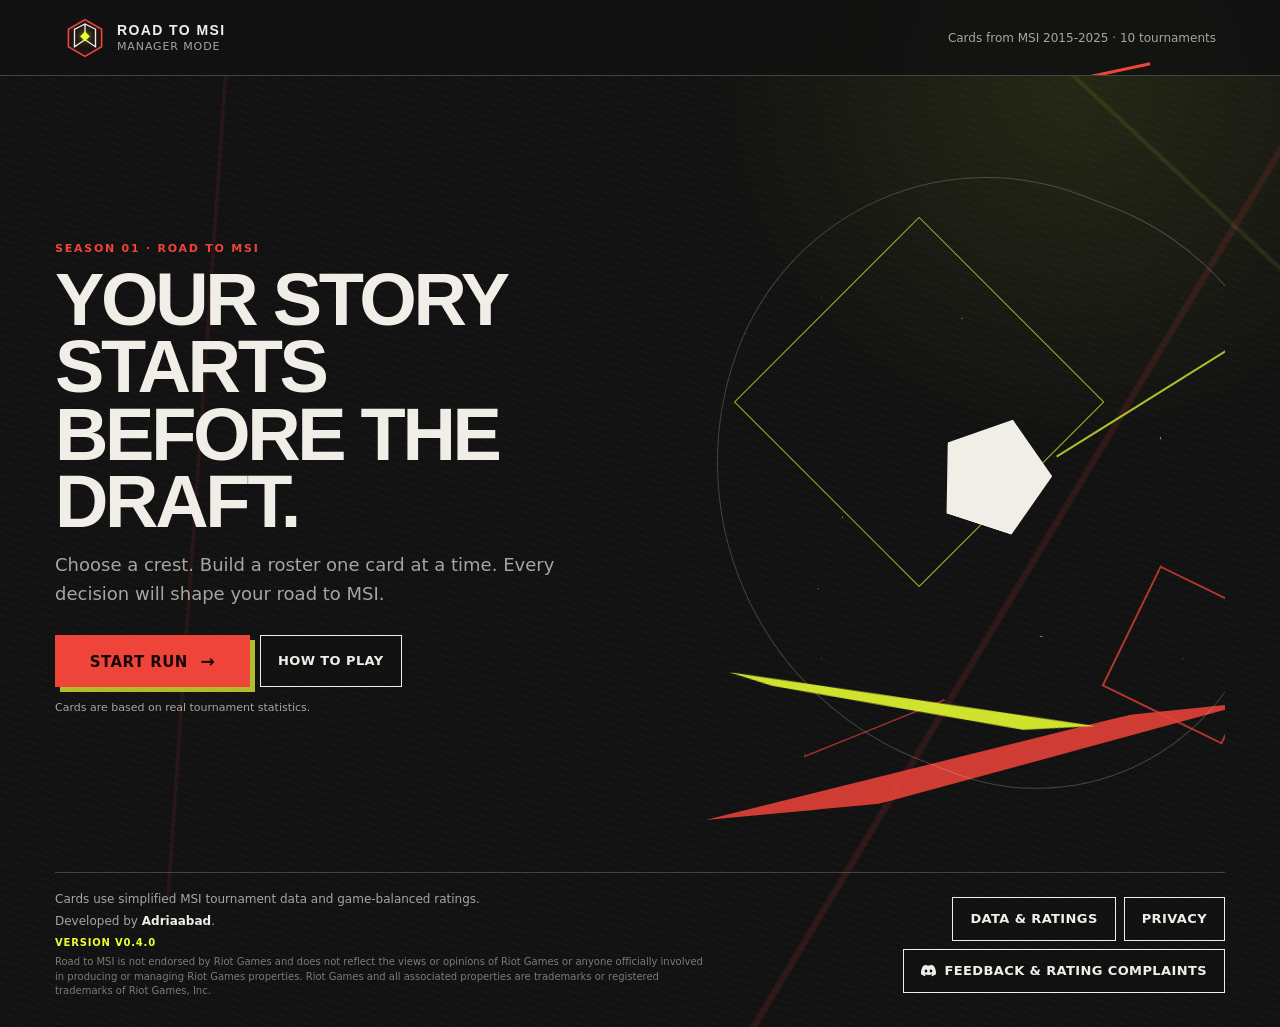
<file: index.html>
<!doctype html>
<html lang="es">
  <head>
    <meta charset="utf-8">
    <meta name="viewport" content="width=device-width, initial-scale=1">
    <meta name="theme-color" content="#090e1b">
    <title>Road to MSI</title>
    <link rel="stylesheet" href="styles.css?v=31">
    <!-- Cloudflare Web Analytics -->
    <script defer src="https://static.cloudflareinsights.com/beacon.min.js" data-cf-beacon='{"token":"1d2fa0e4ed1d4e73a9a6348299b69774"}'></script>
    <!-- End Cloudflare Web Analytics -->
  </head>
  <body>
    <header class="site-header">
      <a class="brand" href="#inicio" aria-label="Road to MSI, inicio">
        <span class="brand-mark" aria-hidden="true">
          <svg viewBox="0 0 48 48" role="presentation">
            <path class="brand-mark-frame" d="M24 3 43 14v20L24 45 5 34V14Z" />
            <path class="brand-mark-route" d="M12 14 24 8l12 6M12 34l12-8 12 8M24 8v18M12 14v20M36 14v20" />
            <path class="brand-mark-core" d="m24 17 5 5-5 5-5-5Z" />
          </svg>
        </span>
        <span><strong>ROAD TO MSI</strong><small>Manager mode</small></span>
      </a>
      <span id="dataset-meta" class="header-data">Loading data...</span>
    </header>

    <main id="inicio">
      <section id="screen-start" class="screen start-screen" aria-labelledby="start-title">
        <div id="start-art" class="start-art" aria-hidden="true">
          <span class="geo geo-orbit"></span><span class="geo geo-diamond"></span><span class="geo geo-core"></span>
          <span class="geo geo-square"></span><span class="geo geo-line"></span><span class="geo geo-triangle"></span>
        </div>
        <div class="start-copy">
          <p class="eyebrow">SEASON 01 · ROAD TO MSI</p>
          <h1 id="start-title">Your story starts<br>before the draft.</h1>
          <p>Choose a crest. Build a roster one card at a time. Every decision will shape your road to MSI.</p>
          <div class="start-actions"><button id="start-run" class="primary-button large-button" type="button">Start run <span>→</span></button><button id="open-tutorial" class="secondary-button tutorial-button" type="button">How to play</button></div>
          <small class="data-note">Cards are based on real tournament statistics.</small>
        </div>
      </section>

      <section id="tutorial-modal" class="tutorial-modal" role="dialog" aria-modal="true" aria-labelledby="tutorial-title" hidden>
        <div class="tutorial-backdrop" data-close-tutorial></div>
        <div class="tutorial-card">
          <button id="close-tutorial" class="tutorial-close" type="button" aria-label="Close tutorial">×</button>
          <p class="eyebrow">ROAD TO MSI · QUICK GUIDE</p>
          <h2 id="tutorial-title">How the run works.</h2>
          <div class="tutorial-steps">
            <article><span>01</span><div><strong>Choose a crest</strong><p>Your identity supplies an opening team bonus.</p></div></article>
            <article><span>02</span><div><strong>Build the roster</strong><p>Five player packs appear. Pick one card, then assign their role - off-role is possible, but risky.</p></div></article>
            <article><span>03</span><div><strong>Lock tournament picks</strong><p>Choose five champions and assign one to each player. Those picks stay locked for the full run.</p></div></article>
            <article><span>04</span><div><strong>Play out the match</strong><p>Team Power shapes the simulation from roster build to Nexus.</p></div></article>
            <article><span>05</span><div><strong>Survive the bracket</strong><p>One loss sends you to Lower Bracket. A second loss ends the run; win the final to claim MSI.</p></div></article>
          </div>
          <section class="tutorial-scoring" aria-labelledby="tutorial-scoring-title">
            <p class="eyebrow">TEAM SCORE · QUICK REFERENCE</p>
            <h3 id="tutorial-scoring-title">What makes a strong team.</h3>
            <div class="score-formula"><span>50% PLAYER</span><b>+</b><span>30% CHAMPION</span><b>+</b><span>20% FIT</span></div>
            <div class="tutorial-score-grid">
              <article><strong>Player OVR</strong><p>Win rate, KDA, kill participation, damage, champion pool and match experience.</p></article>
              <article><strong>Role fit</strong><p>Off-role costs Team Power. Natural champion picks raise the same global rating.</p></article>
              <article><strong>Team links</strong><p>Same historical team, shared regions, natural roles and crest connections all raise Team Power.</p></article>
            </div>
            <div class="region-rules">
              <strong>REGION MIX</strong>
              <span class="is-positive">Shared region · Team Power boost</span>
              <span class="is-positive">5 different regions · +15 Global lineup</span>
              <span class="is-negative">4 from one region · -7 Limited international mix</span>
              <span class="is-negative">5 from one region · -12 No international mix</span>
            </div>
          </section>
          <button id="tutorial-start" class="primary-button" type="button">Start your run <span>→</span></button>
        </div>
      </section>

      <section id="screen-identity" class="screen" aria-labelledby="identity-title" hidden>
        <div class="screen-heading">
          <p class="eyebrow">01 / 03 · THE CREST</p>
          <h1 id="identity-title">Choose your team's<br>identity.</h1>
          <p>Every player will be available later. First, decide how you want the tournament to remember you.</p>
        </div>
        <div id="team-options" class="team-options" aria-live="polite"></div>
        <div class="screen-actions">
          <button id="back-to-start" class="secondary-button" type="button">Back</button>
          <button id="confirm-team" class="primary-button" type="button" disabled>Lock in crest <span>→</span></button>
        </div>
      </section>

      <section id="screen-draft" class="screen" aria-labelledby="draft-title" hidden>
        <div class="draft-topline">
          <div>
            <p class="eyebrow" id="draft-step">02 / 03 · RECRUITMENT</p>
            <h1 id="draft-title">Choose a card.</h1>
          </div>
          <div class="selection-tools"><div id="draft-round" class="round-badge">ROUND 1 / 5</div><button id="player-reroll" class="reroll-button" type="button">REROLL · 3</button></div>
        </div>
        <p id="draft-instruction" class="screen-lead">Five players appear. Choose one, then decide which position they will play on your team.</p>

        <div id="draft-candidates" class="draft-candidates" aria-live="polite"></div>

        <section class="assignment-panel" aria-labelledby="assignment-title">
          <div class="assignment-heading">
            <div>
              <p class="eyebrow">ASSIGNMENT</p>
              <h2 id="assignment-title">Place them in a position.</h2>
            </div>
            <p id="assignment-note">Choose a card to unlock the open positions.</p>
          </div>
          <div id="role-placement" class="role-placement"></div>
          <div id="player-bonuses" class="player-bonuses" aria-live="polite"></div>
          <div class="risk-note"><strong>Risk:</strong> you can place a player outside their natural role. They will lose 9 performance points, but they may be the piece you need.</div>
        </section>
      </section>

      <section id="screen-champion-selection" class="screen" aria-labelledby="champion-selection-title" hidden>
        <div class="draft-topline champion-selection-topline">
          <div>
            <p id="champion-selection-stage" class="eyebrow">02 / 03 · TOURNAMENT PICKS</p>
            <h1 id="champion-selection-title">Choose your<br>tournament champions.</h1>
          </div>
          <div class="selection-tools"><div id="champion-round" class="round-badge">ROUND 1 / 5</div><button id="champion-reroll" class="reroll-button" type="button">REROLL · 3</button></div>
        </div>
        <p id="champion-selection-instruction" class="screen-lead">Five champions appear. Choose one, then assign it to a player for the full tournament.</p>
        <div id="tournament-champion-options" class="draft-champion-pool tournament-champion-options" aria-live="polite"></div>
        <section class="pick-assignment tournament-pick-assignment" aria-labelledby="tournament-pick-assignment-title">
          <div class="section-inline-heading"><div><p class="eyebrow">TOURNAMENT COMPOSITION</p><h2 id="tournament-pick-assignment-title">Choose a champion first.</h2></div><p id="tournament-pick-assignment-note">Each champion remains with its player until you swap it in the roster review.</p></div>
          <div id="tournament-pick-slots" class="pick-assignment-slots"></div>
        </section>
      </section>

      <section id="screen-review" class="screen" aria-labelledby="review-title" hidden>
        <div class="review-hero">
          <div id="review-emblem" class="review-emblem" aria-hidden="true">MSI</div>
          <div>
            <p class="eyebrow">03 / 03 · ROSTER LOCKED</p>
            <h1 id="review-title">Your team is ready.</h1>
            <p id="review-subtitle">This roster will carry your crest to MSI.</p>
          </div>
          <div class="team-power-summary"><span>TEAM POWER</span><strong id="review-team-power">--</strong><small id="review-team-power-label">BUILDING</small></div>
        </div>
        <div id="review-team" class="review-team" aria-label="Roster summary"></div>
        <div class="review-footer">
          <p>Lock in your run and reveal the eight-team double-elimination bracket before your first match.</p>
          <div>
            <span id="review-swap-note" class="swap-note" hidden></span>
            <button id="review-swap" class="secondary-button" type="button" aria-pressed="false">Swap players</button>
            <button id="review-swap-champions" class="secondary-button" type="button" aria-pressed="false">Swap champions</button>
            <button id="begin-tournament" class="primary-button" type="button">Begin the road to glory <span>→</span></button>
          </div>
        </div>
      </section>

      <section id="screen-tournament" class="screen" aria-labelledby="tournament-title" hidden>
        <div class="tournament-heading">
          <div>
            <p class="eyebrow">MSI DOUBLE ELIMINATION · 8 TEAMS</p>
            <h1 id="tournament-title">The road to glory<br>has been drawn.</h1>
            <p>Your team begins in the Upper Bracket. One loss sends you to the Lower Bracket; a second ends the run.</p>
          </div>
          <div class="tournament-rules"><span>UPPER</span><strong>1st loss</strong><i>↓</i><span>LOWER</span><strong>2nd loss = eliminated</strong></div>
        </div>

        <section class="next-series" aria-labelledby="next-series-title">
          <div>
            <p class="eyebrow">YOUR NEXT SERIES</p>
            <h2 id="next-series-title">Upper Bracket · Round 1</h2>
            <p id="next-series-copy">Your first opponent is waiting.</p>
          </div>
          <div id="next-series-match" class="next-series-match"></div>
          <button id="start-first-draft" class="primary-button" type="button">Start first series <span>→</span></button>
        </section>

        <section class="bracket-section" aria-labelledby="bracket-title">
          <div class="bracket-section-heading">
            <div><p class="eyebrow">TOURNAMENT MAP</p><h2 id="bracket-title">Double-elimination bracket</h2></div>
            <span class="bracket-legend"><i></i>Your path · <b></b>Next series</span>
          </div>
          <div id="bracket-board" class="bracket-board" aria-label="Tournament bracket"></div>
        </section>
      </section>
      <section id="screen-match-draft" class="screen" aria-labelledby="match-draft-title" hidden>
        <div class="match-heading">
          <div>
            <p id="match-draft-stage" class="eyebrow">UPPER BRACKET · ROUND 1</p>
            <h1 id="match-draft-title">Draft against<br>your next rival.</h1>
            <p id="match-draft-copy">Build the five picks that will carry your roster into the series.</p>
          </div>
          <div id="match-draft-score" class="match-draft-score"></div>
        </div>

        <section class="draft-status-panel" aria-label="Draft status">
          <div><span>ROUND</span><strong id="match-draft-round">1 / 5</strong></div>
          <div><span>YOUR MOVE</span><strong id="match-draft-instruction">Choose one champion to ban.</strong></div>
          <div class="enemy-draft"><span>OPPONENT</span><div id="enemy-draft-list"></div></div>
          <div class="your-draft"><span>YOUR DRAFT</span><div id="your-draft-list"></div></div>
        </section>

        <section class="champion-select" aria-labelledby="champion-select-title">
          <div class="section-inline-heading">
            <div><p class="eyebrow">CHAMPION POOL</p><h2 id="champion-select-title">Make your call.</h2></div>
            <p id="champion-selection-note">Banned and picked champions leave the pool.</p>
          </div>
          <div id="draft-champion-pool" class="draft-champion-pool" aria-live="polite"></div>
        </section>

        <section class="pick-assignment" aria-labelledby="pick-assignment-title">
          <div class="section-inline-heading">
            <div><p class="eyebrow">PICK ASSIGNMENT</p><h2 id="pick-assignment-title">Choose a champion first.</h2></div>
            <p id="pick-assignment-note">Every pick needs an unfilled player slot.</p>
          </div>
          <div id="pick-assignment-slots" class="pick-assignment-slots"></div>
        </section>

        <section class="draft-lineups" aria-label="Team compositions during draft">
          <div class="draft-lineup your-lineup"><div><p class="eyebrow">YOUR TEAM</p><h2>Selected composition</h2></div><div id="your-draft-lineup" class="lineup-rows"></div></div>
          <div class="draft-lineup rival-lineup"><div><p class="eyebrow">OPPONENT TEAM</p><h2 id="rival-lineup-title">Opponent composition</h2></div><div id="rival-draft-lineup" class="lineup-rows"></div></div>
        </section>

        <div class="draft-actions">
          <span id="draft-power-preview">Complete the draft to calculate your match power.</span>
          <button id="lock-match-draft" class="primary-button" type="button" disabled>Lock draft and simulate <span>→</span></button>
        </div>
      </section>

      <section id="screen-simulation" class="screen" aria-labelledby="simulation-title" hidden>
        <div class="match-heading simulation-heading">
          <div>
            <p id="simulation-stage" class="eyebrow">UPPER BRACKET · ROUND 1</p>
            <h1 id="simulation-title">The series is<br>about to begin.</h1>
            <p id="simulation-copy">Your draft and roster will now decide the opening match.</p>
          </div>
          <div id="simulation-score" class="match-draft-score"></div>
        </div>

        <section class="simulation-panel" aria-live="polite">
          <div class="simulation-power"><div><span>YOUR POWER</span><strong id="simulation-player-power">--</strong></div><div><span>RIVAL POWER</span><strong id="simulation-rival-power">--</strong></div></div>
          <div class="simulation-livebar">
            <div class="match-clock"><span>GAME CLOCK</span><strong id="simulation-clock">00:00</strong></div>
            <div class="match-phase"><span>PHASE</span><strong id="simulation-phase">PREGAME</strong></div>
          </div>
          <div id="simulation-result-banner" class="simulation-result-banner" hidden></div>
          <div class="advantage-track"><span id="advantage-marker"></span></div>
          <div id="simulation-events" class="simulation-events"><p>Press simulate to play out the match.</p></div>
          <div class="simulation-actions">
            <button id="simulate-match" class="primary-button" type="button">Simulate match <span>▶</span></button>
            <button id="continue-bracket" class="primary-button" type="button" hidden>Continue to bracket <span>→</span></button>
          </div>
        </section>
      </section>

      <section id="screen-run-summary" class="screen" aria-labelledby="run-summary-title" hidden>
        <div class="run-summary-hero">
          <div id="run-summary-emblem" class="review-emblem" aria-hidden="true">MSI</div>
          <div>
            <p id="run-summary-kicker" class="eyebrow">RUN COMPLETE</p>
            <h1 id="run-summary-title">Your MSI story ends here.</h1>
            <p id="run-summary-copy">Every decision, pick and fight shaped this run.</p>
          </div>
          <div class="run-position"><span>FINAL POSITION</span><strong id="run-final-position">--</strong><small id="run-record">0-0 record</small></div>
        </div>

        <section class="run-metrics" aria-label="Run statistics">
          <div><span>TEAM POWER</span><strong id="run-team-power">--</strong></div>
          <div><span>WINS</span><strong id="run-wins">0</strong></div>
          <div><span>RUN STAR</span><strong id="run-mvp">--</strong></div>
          <div><span>LAST RIVAL</span><strong id="run-last-rival">--</strong></div>
        </section>

        <section class="run-roster-section" aria-labelledby="run-roster-title">
          <div class="section-inline-heading"><div><p class="eyebrow">YOUR FINAL ROSTER</p><h2 id="run-roster-title">The five who carried the crest.</h2></div></div>
          <div id="run-roster" class="run-roster"></div>
        </section>

        <section class="run-path-section" aria-labelledby="run-path-title">
          <div class="section-inline-heading"><div><p class="eyebrow">RUN HISTORY</p><h2 id="run-path-title">Your bracket path.</h2></div></div>
          <div id="run-history" class="run-history"></div>
        </section>

        <div class="run-summary-actions">
          <button id="share-run" class="secondary-button" type="button">Share image</button>
          <button id="new-run" class="primary-button" type="button">Start a new run <span>→</span></button>
        </div>

        <section class="run-bracket-section" aria-labelledby="run-bracket-title">
          <div class="section-inline-heading"><div><p class="eyebrow">FINAL BRACKET</p><h2 id="run-bracket-title">The completed road to glory.</h2></div></div>
          <div class="summary-bracket-scroll"><div id="summary-bracket" class="bracket-board" aria-label="Final tournament bracket"></div></div>
        </section>
      </section>
    </main>
    <footer class="site-footer" aria-label="Site footer">
      <div class="footer-copy">
        <span>Cards use simplified MSI tournament data and game-balanced ratings.</span>
        <span>Developed by <a href="https://www.linkedin.com/in/adriaabadjuarez/" target="_blank" rel="noopener">Adriaabad</a>.</span>
        <span class="site-version">Version v0.4.0</span>
        <span class="riot-disclaimer">Road to MSI is not endorsed by Riot Games and does not reflect the views or opinions of Riot Games or anyone officially involved in producing or managing Riot Games properties. Riot Games and all associated properties are trademarks or registered trademarks of Riot Games, Inc.</span>
      </div>
      <nav class="footer-links" aria-label="Footer links">
        <a class="secondary-button footer-data-link" href="data.html">Data & ratings</a>
        <a class="secondary-button footer-data-link" href="privacy.html">Privacy</a>
        <a class="secondary-button footer-data-link discord-link" href="https://discord.gg/f25UJ8yR" target="_blank" rel="noopener"><svg class="discord-icon" viewBox="0 0 24 24" aria-hidden="true" focusable="false"><path fill="currentColor" d="M20.32 4.37A19.8 19.8 0 0 0 15.36 2.8a.08.08 0 0 0-.08.04c-.21.37-.44.86-.61 1.24a18.27 18.27 0 0 0-5.48 0 12.6 12.6 0 0 0-.62-1.24.08.08 0 0 0-.08-.04A19.7 19.7 0 0 0 3.68 4.37a.07.07 0 0 0-.03.03C.53 9.05-.32 13.58.1 18.06c0 .02.01.04.03.06a19.9 19.9 0 0 0 5.99 3.03.08.08 0 0 0 .09-.03c.46-.63.87-1.3 1.22-1.99a.08.08 0 0 0-.04-.11 13.1 13.1 0 0 1-1.87-.89.08.08 0 0 1-.01-.13c.13-.09.25-.19.37-.29a.07.07 0 0 1 .08-.01c3.93 1.79 8.18 1.79 12.06 0a.07.07 0 0 1 .08.01c.12.1.25.2.37.29a.08.08 0 0 1-.01.13 12.3 12.3 0 0 1-1.87.89.08.08 0 0 0-.04.11c.36.7.77 1.36 1.23 1.99a.08.08 0 0 0 .08.03 19.84 19.84 0 0 0 6-3.03.08.08 0 0 0 .03-.05c.5-5.18-.84-9.67-3.55-13.66a.06.06 0 0 0-.03-.04ZM8.02 15.33c-1.18 0-2.16-1.08-2.16-2.42 0-1.33.96-2.42 2.16-2.42 1.21 0 2.18 1.1 2.16 2.42 0 1.34-.96 2.42-2.16 2.42Zm7.98 0c-1.18 0-2.16-1.08-2.16-2.42 0-1.33.96-2.42 2.16-2.42 1.21 0 2.18 1.1 2.16 2.42 0 1.34-.95 2.42-2.16 2.42Z"/></svg><span>Feedback & rating complaints</span></a>
      </nav>
    </footer>
    <script src="app.js?v=26"></script>
  </body>
</html>
</file>
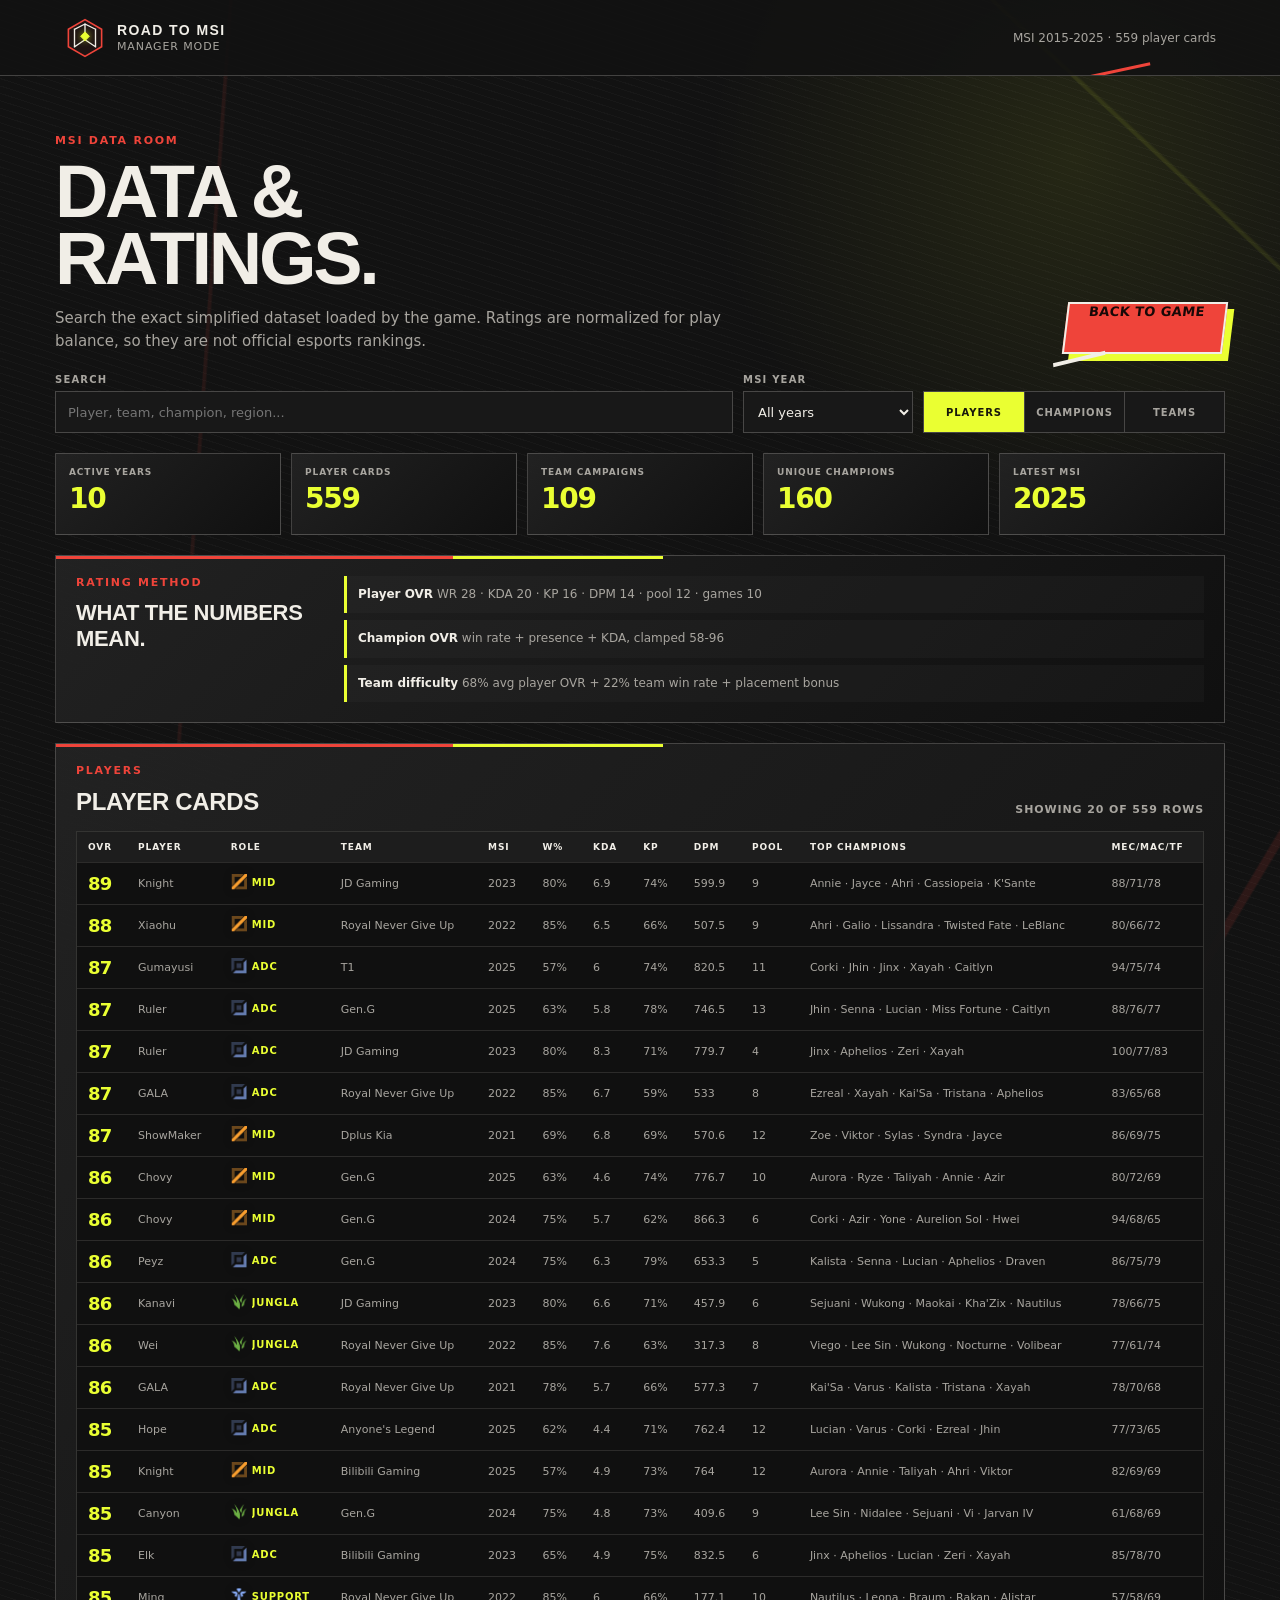
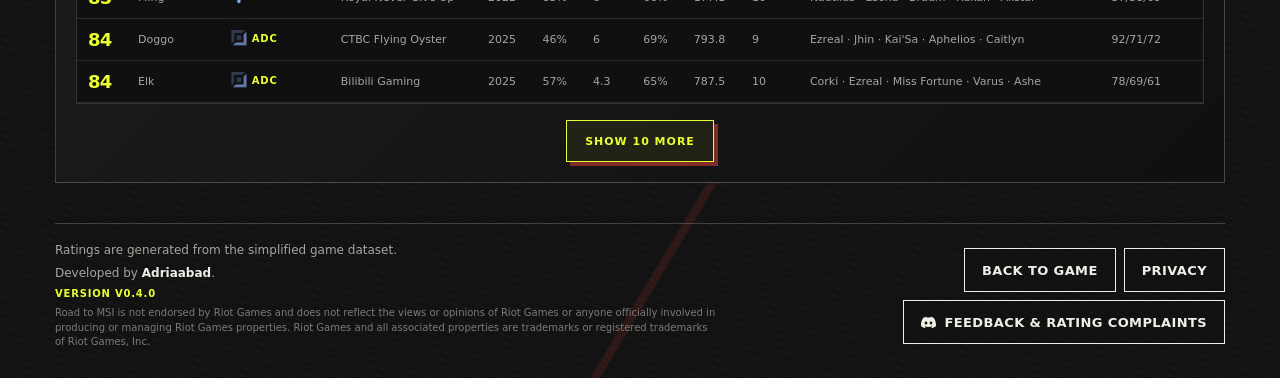
<file: data.html>
<!doctype html>
<html lang="es">
  <head>
    <meta charset="utf-8">
    <meta name="viewport" content="width=device-width, initial-scale=1">
    <meta name="theme-color" content="#090e1b">
    <title>Road to MSI · Data & ratings</title>
    <link rel="stylesheet" href="styles.css?v=31">
    <!-- Cloudflare Web Analytics -->
    <script defer src="https://static.cloudflareinsights.com/beacon.min.js" data-cf-beacon='{"token":"1d2fa0e4ed1d4e73a9a6348299b69774"}'></script>
    <!-- End Cloudflare Web Analytics -->
  </head>
  <body>
    <header class="site-header">
      <a class="brand" href="index.html#inicio" aria-label="Road to MSI, inicio">
        <span class="brand-mark" aria-hidden="true">
          <svg viewBox="0 0 48 48" role="presentation">
            <path class="brand-mark-frame" d="M24 3 43 14v20L24 45 5 34V14Z" />
            <path class="brand-mark-route" d="M12 14 24 8l12 6M12 34l12-8 12 8M24 8v18M12 14v20M36 14v20" />
            <path class="brand-mark-core" d="m24 17 5 5-5 5-5-5Z" />
          </svg>
        </span>
        <span><strong>ROAD TO MSI</strong><small>Manager mode</small></span>
      </a>
      <span id="data-meta" class="header-data">Loading data...</span>
    </header>

    <main class="data-page" id="data-app">
      <section class="data-hero" aria-labelledby="data-title">
        <div>
          <p class="eyebrow">MSI DATA ROOM</p>
          <h1 id="data-title">Data &<br>ratings.</h1>
          <p>Search the exact simplified dataset loaded by the game. Ratings are normalized for play balance, so they are not official esports rankings.</p>
        </div>
        <a class="secondary-button data-back-link" href="index.html#inicio">Back to game</a>
      </section>

      <section class="data-controls" aria-label="Data filters">
        <div class="data-search">
          <label for="data-search">Search</label>
          <input id="data-search" type="search" autocomplete="off" placeholder="Player, team, champion, region...">
        </div>
        <div class="data-select">
          <label for="data-year">MSI year</label>
          <select id="data-year">
            <option value="all">All years</option>
          </select>
        </div>
        <div class="data-view-toggle" role="group" aria-label="Dataset view">
          <button class="is-active" type="button" data-view="players" aria-pressed="true">Players</button>
          <button type="button" data-view="champions" aria-pressed="false">Champions</button>
          <button type="button" data-view="teams" aria-pressed="false">Teams</button>
        </div>
      </section>

      <section id="data-summary" class="data-summary" aria-label="Dataset summary"></section>

      <section class="rating-method" aria-labelledby="rating-method-title">
        <div>
          <p class="eyebrow">RATING METHOD</p>
          <h2 id="rating-method-title">What the numbers mean.</h2>
        </div>
        <div class="rating-formulas">
          <span><b>Player OVR</b> WR 28 · KDA 20 · KP 16 · DPM 14 · pool 12 · games 10</span>
          <span><b>Champion OVR</b> win rate + presence + KDA, clamped 58-96</span>
          <span><b>Team difficulty</b> 68% avg player OVR + 22% team win rate + placement bonus</span>
        </div>
      </section>

      <section class="data-table-shell" aria-labelledby="data-table-title">
        <div class="data-table-heading">
          <div>
            <p class="eyebrow" id="data-view-label">PLAYERS</p>
            <h2 id="data-table-title">Player cards</h2>
          </div>
          <span id="data-result-count">0 rows</span>
        </div>
        <div id="data-table" class="data-table-wrap" aria-live="polite"></div>
        <div class="data-load-more-wrap">
          <button id="data-load-more" class="data-load-more" type="button" hidden>Show 10 more</button>
        </div>
      </section>
    </main>

    <footer class="site-footer" aria-label="Site footer">
      <div class="footer-copy">
        <span>Ratings are generated from the simplified game dataset.</span>
        <span>Developed by <a href="https://www.linkedin.com/in/adriaabadjuarez/" target="_blank" rel="noopener">Adriaabad</a>.</span>
        <span class="site-version">Version v0.4.0</span>
        <span class="riot-disclaimer">Road to MSI is not endorsed by Riot Games and does not reflect the views or opinions of Riot Games or anyone officially involved in producing or managing Riot Games properties. Riot Games and all associated properties are trademarks or registered trademarks of Riot Games, Inc.</span>
      </div>
      <nav class="footer-links" aria-label="Footer links">
        <a class="secondary-button footer-data-link" href="index.html#inicio">Back to game</a>
        <a class="secondary-button footer-data-link" href="privacy.html">Privacy</a>
        <a class="secondary-button footer-data-link discord-link" href="https://discord.gg/f25UJ8yR" target="_blank" rel="noopener"><svg class="discord-icon" viewBox="0 0 24 24" aria-hidden="true" focusable="false"><path fill="currentColor" d="M20.32 4.37A19.8 19.8 0 0 0 15.36 2.8a.08.08 0 0 0-.08.04c-.21.37-.44.86-.61 1.24a18.27 18.27 0 0 0-5.48 0 12.6 12.6 0 0 0-.62-1.24.08.08 0 0 0-.08-.04A19.7 19.7 0 0 0 3.68 4.37a.07.07 0 0 0-.03.03C.53 9.05-.32 13.58.1 18.06c0 .02.01.04.03.06a19.9 19.9 0 0 0 5.99 3.03.08.08 0 0 0 .09-.03c.46-.63.87-1.3 1.22-1.99a.08.08 0 0 0-.04-.11 13.1 13.1 0 0 1-1.87-.89.08.08 0 0 1-.01-.13c.13-.09.25-.19.37-.29a.07.07 0 0 1 .08-.01c3.93 1.79 8.18 1.79 12.06 0a.07.07 0 0 1 .08.01c.12.1.25.2.37.29a.08.08 0 0 1-.01.13 12.3 12.3 0 0 1-1.87.89.08.08 0 0 0-.04.11c.36.7.77 1.36 1.23 1.99a.08.08 0 0 0 .08.03 19.84 19.84 0 0 0 6-3.03.08.08 0 0 0 .03-.05c.5-5.18-.84-9.67-3.55-13.66a.06.06 0 0 0-.03-.04ZM8.02 15.33c-1.18 0-2.16-1.08-2.16-2.42 0-1.33.96-2.42 2.16-2.42 1.21 0 2.18 1.1 2.16 2.42 0 1.34-.96 2.42-2.16 2.42Zm7.98 0c-1.18 0-2.16-1.08-2.16-2.42 0-1.33.96-2.42 2.16-2.42 1.21 0 2.18 1.1 2.16 2.42 0 1.34-.95 2.42-2.16 2.42Z"/></svg><span>Feedback & rating complaints</span></a>
      </nav>
    </footer>
    <script src="data-page.js?v=22"></script>
  </body>
</html>
</file>
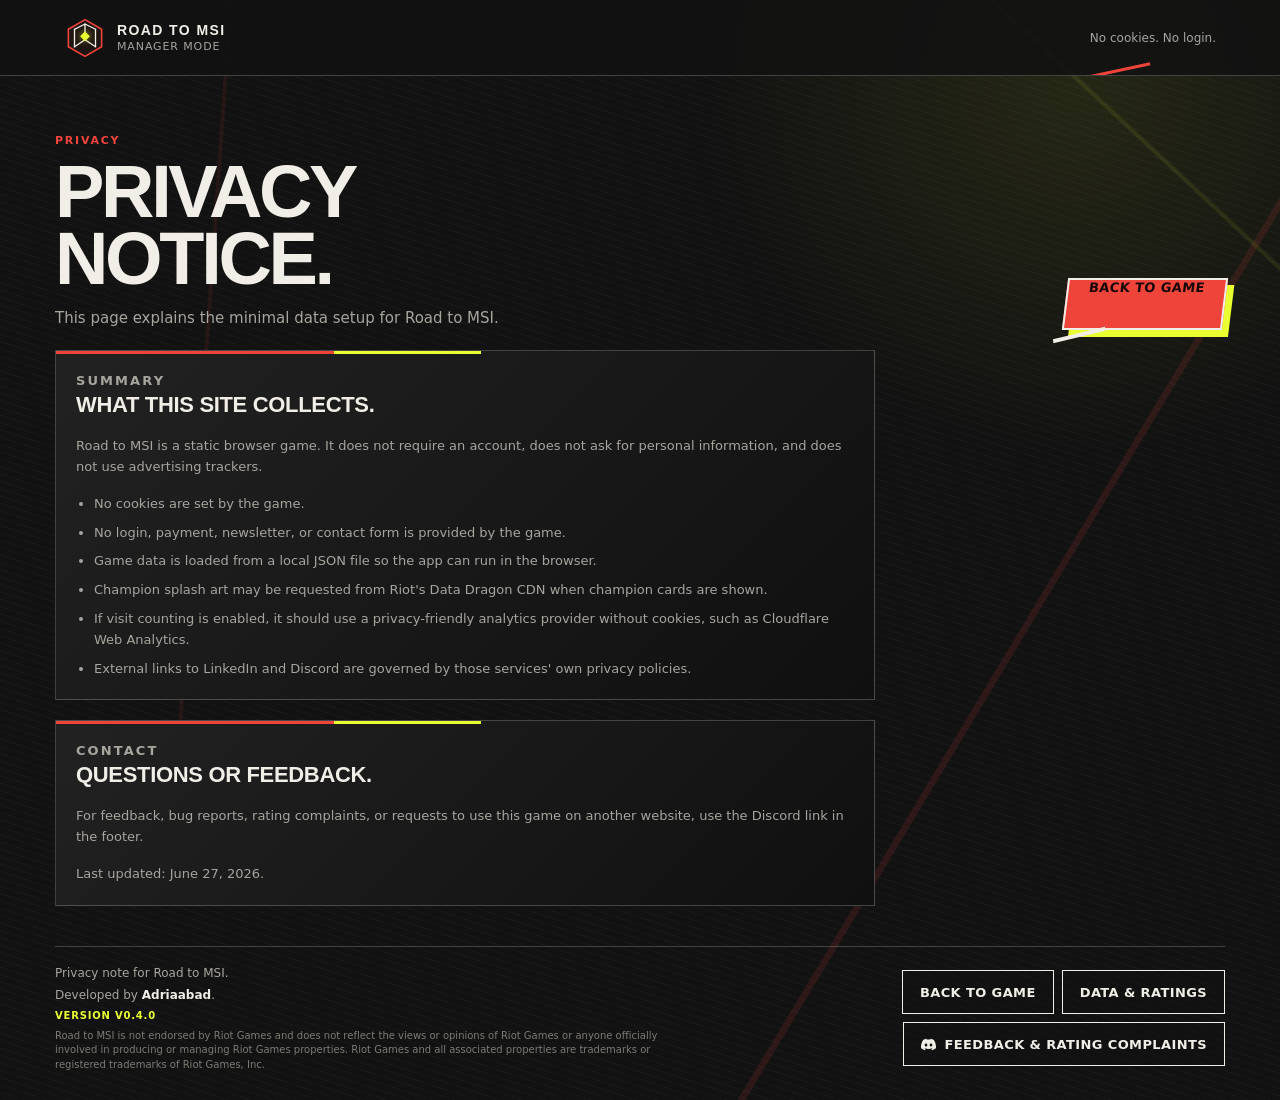
<file: privacy.html>
<!doctype html>
<html lang="es">
  <head>
    <meta charset="utf-8">
    <meta name="viewport" content="width=device-width, initial-scale=1">
    <meta name="theme-color" content="#090e1b">
    <title>Road to MSI · Privacy</title>
    <link rel="stylesheet" href="styles.css?v=31">
    <!-- Cloudflare Web Analytics -->
    <script defer src="https://static.cloudflareinsights.com/beacon.min.js" data-cf-beacon='{"token":"1d2fa0e4ed1d4e73a9a6348299b69774"}'></script>
    <!-- End Cloudflare Web Analytics -->
  </head>
  <body>
    <header class="site-header">
      <a class="brand" href="index.html#inicio" aria-label="Road to MSI, inicio">
        <span class="brand-mark" aria-hidden="true">
          <svg viewBox="0 0 48 48" role="presentation">
            <path class="brand-mark-frame" d="M24 3 43 14v20L24 45 5 34V14Z" />
            <path class="brand-mark-route" d="M12 14 24 8l12 6M12 34l12-8 12 8M24 8v18M12 14v20M36 14v20" />
            <path class="brand-mark-core" d="m24 17 5 5-5 5-5-5Z" />
          </svg>
        </span>
        <span><strong>ROAD TO MSI</strong><small>Manager mode</small></span>
      </a>
      <span class="header-data">No cookies. No login.</span>
    </header>

    <main class="data-page">
      <section class="data-hero" aria-labelledby="privacy-title">
        <div>
          <p class="eyebrow">PRIVACY</p>
          <h1 id="privacy-title">Privacy<br>notice.</h1>
          <p>This page explains the minimal data setup for Road to MSI.</p>
        </div>
        <a class="secondary-button data-back-link" href="index.html#inicio">Back to game</a>
      </section>

      <section class="privacy-panel" aria-labelledby="privacy-summary-title">
        <div>
          <p class="eyebrow">SUMMARY</p>
          <h2 id="privacy-summary-title">What this site collects.</h2>
        </div>
        <p>Road to MSI is a static browser game. It does not require an account, does not ask for personal information, and does not use advertising trackers.</p>
        <ul>
          <li>No cookies are set by the game.</li>
          <li>No login, payment, newsletter, or contact form is provided by the game.</li>
          <li>Game data is loaded from a local JSON file so the app can run in the browser.</li>
          <li>Champion splash art may be requested from Riot's Data Dragon CDN when champion cards are shown.</li>
          <li>If visit counting is enabled, it should use a privacy-friendly analytics provider without cookies, such as Cloudflare Web Analytics.</li>
          <li>External links to LinkedIn and Discord are governed by those services' own privacy policies.</li>
        </ul>
      </section>

      <section class="privacy-panel" aria-labelledby="privacy-contact-title">
        <div>
          <p class="eyebrow">CONTACT</p>
          <h2 id="privacy-contact-title">Questions or feedback.</h2>
        </div>
        <p>For feedback, bug reports, rating complaints, or requests to use this game on another website, use the Discord link in the footer.</p>
        <p>Last updated: June 27, 2026.</p>
      </section>
    </main>

    <footer class="site-footer" aria-label="Site footer">
      <div class="footer-copy">
        <span>Privacy note for Road to MSI.</span>
        <span>Developed by <a href="https://www.linkedin.com/in/adriaabadjuarez/" target="_blank" rel="noopener">Adriaabad</a>.</span>
        <span class="site-version">Version v0.4.0</span>
        <span class="riot-disclaimer">Road to MSI is not endorsed by Riot Games and does not reflect the views or opinions of Riot Games or anyone officially involved in producing or managing Riot Games properties. Riot Games and all associated properties are trademarks or registered trademarks of Riot Games, Inc.</span>
      </div>
      <nav class="footer-links" aria-label="Footer links">
        <a class="secondary-button footer-data-link" href="index.html#inicio">Back to game</a>
        <a class="secondary-button footer-data-link" href="data.html">Data & ratings</a>
        <a class="secondary-button footer-data-link discord-link" href="https://discord.gg/f25UJ8yR" target="_blank" rel="noopener"><svg class="discord-icon" viewBox="0 0 24 24" aria-hidden="true" focusable="false"><path fill="currentColor" d="M20.32 4.37A19.8 19.8 0 0 0 15.36 2.8a.08.08 0 0 0-.08.04c-.21.37-.44.86-.61 1.24a18.27 18.27 0 0 0-5.48 0 12.6 12.6 0 0 0-.62-1.24.08.08 0 0 0-.08-.04A19.7 19.7 0 0 0 3.68 4.37a.07.07 0 0 0-.03.03C.53 9.05-.32 13.58.1 18.06c0 .02.01.04.03.06a19.9 19.9 0 0 0 5.99 3.03.08.08 0 0 0 .09-.03c.46-.63.87-1.3 1.22-1.99a.08.08 0 0 0-.04-.11 13.1 13.1 0 0 1-1.87-.89.08.08 0 0 1-.01-.13c.13-.09.25-.19.37-.29a.07.07 0 0 1 .08-.01c3.93 1.79 8.18 1.79 12.06 0a.07.07 0 0 1 .08.01c.12.1.25.2.37.29a.08.08 0 0 1-.01.13 12.3 12.3 0 0 1-1.87.89.08.08 0 0 0-.04.11c.36.7.77 1.36 1.23 1.99a.08.08 0 0 0 .08.03 19.84 19.84 0 0 0 6-3.03.08.08 0 0 0 .03-.05c.5-5.18-.84-9.67-3.55-13.66a.06.06 0 0 0-.03-.04ZM8.02 15.33c-1.18 0-2.16-1.08-2.16-2.42 0-1.33.96-2.42 2.16-2.42 1.21 0 2.18 1.1 2.16 2.42 0 1.34-.96 2.42-2.16 2.42Zm7.98 0c-1.18 0-2.16-1.08-2.16-2.42 0-1.33.96-2.42 2.16-2.42 1.21 0 2.18 1.1 2.16 2.42 0 1.34-.95 2.42-2.16 2.42Z"/></svg><span>Feedback & rating complaints</span></a>
      </nav>
    </footer>
  </body>
</html>
</file>
<file: styles.css>
:root {
  --canvas: #121212;
  --ink: #f1eee7;
  --muted: #a8a59f;
  --panel: #1a1a1a;
  --line: rgba(241, 238, 231, .22);
  --blue: #ef443a;
  --cyan: #eaff32;
  --gold: #f1eee7;
  --green: #eaff32;
  --red: #ef443a;
  --shadow: 0 24px 58px rgba(0, 0, 0, .42);
}

* { box-sizing: border-box; }
html { scroll-behavior: smooth; }
body {
  position: relative; min-width: 320px; margin: 0; color: var(--ink); isolation: isolate;
  background: linear-gradient(121deg, transparent 0 72%, rgba(239,68,58,.12) 72.1% 72.4%, transparent 72.5%), radial-gradient(circle at 84% 8%, rgba(234,255,50,.09), transparent 23rem), repeating-linear-gradient(18deg, rgba(255,255,255,.025) 0 1px, transparent 1px 7px), var(--canvas);
  font-family: Inter, ui-sans-serif, system-ui, -apple-system, BlinkMacSystemFont, "Segoe UI", sans-serif;
}
body::before { content: ""; position: fixed; z-index: 0; inset: 0; pointer-events: none; opacity: .55; background: linear-gradient(94deg, transparent 0 17%, rgba(239,68,58,.17) 17.1% 17.25%, transparent 17.4%), linear-gradient(43deg, transparent 0 87%, rgba(234,255,50,.16) 87.1% 87.24%, transparent 87.4%); mix-blend-mode: screen; }
button { font: inherit; }
button:not(:disabled) { cursor: pointer; }
button:focus-visible, a:focus-visible { outline: 3px solid var(--cyan); outline-offset: 3px; }
.sr-only { position: absolute; width: 1px; height: 1px; padding: 0; overflow: hidden; clip: rect(0, 0, 0, 0); white-space: nowrap; border: 0; }
.role-icon { display: inline-block; flex: 0 0 auto; width: var(--role-icon-size, 24px); aspect-ratio: 1; background: url("role-sprite.webp") no-repeat; background-size: 400% 400%; filter: drop-shadow(0 0 4px rgba(0,0,0,.36)); image-rendering: auto; vertical-align: -.28em; }
.role-icon-small { --role-icon-size: 18px; }
.role-icon-tiny { --role-icon-size: 15px; }
.role-icon-large { --role-icon-size: 30px; }
.role-icon-top { background-position: 66.666% 33.333%; }
.role-icon-jng { background-position: 66.666% 0; }
.role-icon-mid { background-position: 100% 0; }
.role-icon-bot { background-position: 33.333% 0; }
.role-icon-sup { background-position: 33.333% 33.333%; }
.role-label, .champion-role-icons { display: inline-flex; align-items: center; gap: 5px; min-width: 0; }
.role-label > span:last-child, .champion-role-icons > span:last-child { overflow: hidden; text-overflow: ellipsis; white-space: nowrap; }

.site-header { position: relative; z-index: 1; min-height: 76px; display: flex; align-items: center; justify-content: space-between; gap: 20px; padding: 14px clamp(20px, 5vw, 72px); overflow: hidden; border-bottom: 1px solid var(--line); background: rgba(18,18,18,.9); backdrop-filter: blur(14px); }
.site-header::after { content: ""; position: absolute; right: 10%; bottom: -8px; width: 170px; border-top: 3px solid var(--red); transform: rotate(-12deg); }
.brand { display: inline-flex; align-items: center; gap: 11px; color: var(--ink); text-decoration: none; }
.brand-mark { display: grid; place-items: center; width: 42px; height: 42px; color: var(--red); }
.brand-mark svg { display: block; width: 100%; height: 100%; overflow: visible; }
.brand-mark-frame, .brand-mark-route, .brand-mark-core { vector-effect: non-scaling-stroke; }
.brand-mark-frame { fill: rgba(239,68,58,.06); stroke: currentColor; stroke-width: 1.6; }
.brand-mark-route { fill: none; stroke: var(--ink); stroke-width: 1.35; stroke-linecap: square; stroke-linejoin: bevel; }
.brand-mark-core { fill: var(--cyan); stroke: var(--cyan); stroke-width: 1; filter: drop-shadow(0 0 4px rgba(234,255,50,.7)); }
.brand:hover .brand-mark { color: var(--cyan); transform: translateY(-1px) rotate(5deg); }
.brand-mark { transition: color .2s ease, transform .2s ease; }
.brand strong, .brand small { display: block; }
.brand strong { font-family: Impact, "Arial Black", sans-serif; letter-spacing: .1em; font-size: 14px; }
.brand small { margin-top: 2px; color: var(--muted); font-size: 11px; letter-spacing: .08em; text-transform: uppercase; }
.header-data { color: var(--muted); font-size: 12px; }
main { position: relative; z-index: 1; width: min(1170px, calc(100% - 40px)); min-height: calc(100vh - 76px); margin: 0 auto; padding: 48px 0 68px; }
.site-footer { position: relative; z-index: 1; display: flex; align-items: center; justify-content: space-between; gap: 16px; width: min(1170px, calc(100% - 40px)); margin: -28px auto 0; padding: 18px 0 28px; border-top: 1px solid var(--line); color: var(--muted); font-size: 12px; }
.footer-copy { display: grid; gap: 5px; min-width: 0; line-height: 1.45; }
.footer-copy a { color: var(--ink); font-weight: 850; text-decoration: none; }
.footer-copy a:hover { color: var(--cyan); }
.riot-disclaimer { max-width: 800px; color: #7e7b75; font-size: 10px; line-height: 1.45; }
.footer-links { display: flex; flex-wrap: wrap; justify-content: flex-end; gap: 8px; }
.footer-data-link { display: inline-flex; align-items: center; justify-content: center; gap: 8px; min-height: 34px; padding-inline: 13px; font-size: 10px; text-align: center; text-decoration: none; }
.discord-link { display: inline-flex; align-items: center; justify-content: center; gap: 8px; }
.discord-icon { width: 15px; height: 15px; flex: 0 0 auto; }
.site-version { color: var(--cyan); font-size: 10px; font-weight: 850; letter-spacing: .08em; text-transform: uppercase; }
.screen[hidden] { display: none; }
.eyebrow { margin: 0 0 11px; color: var(--red); font-size: 11px; font-weight: 900; letter-spacing: .16em; }
h1, h2, h3, p { margin-top: 0; }
h1, h2, h3 { font-family: Impact, "Arial Black", "Arial Narrow", sans-serif; text-transform: uppercase; }
h1 { margin-bottom: 16px; font-size: clamp(40px, 6vw, 74px); line-height: .91; letter-spacing: -.045em; }
h2 { margin-bottom: 0; font-size: 22px; letter-spacing: -.015em; }

.start-screen { position: relative; display: grid; min-height: calc(100vh - 192px); align-items: center; overflow: hidden; }
.start-screen::before, .start-screen::after { content: ""; position: absolute; z-index: 0; pointer-events: none; }
.start-screen::before { right: -3%; bottom: 7%; width: min(45vw, 560px); height: 35px; background: var(--red); clip-path: polygon(0 42%, 78% 0, 100% 38%, 31% 100%); transform: rotate(-12deg); opacity: .86; }
.start-screen::after { right: 11%; bottom: 17%; width: min(31vw, 370px); height: 15px; background: var(--cyan); clip-path: polygon(0 26%, 100% 0, 81% 100%, 12% 71%); transform: rotate(9deg); opacity: .88; }
.start-copy { position: relative; z-index: 1; max-width: 670px; padding: 24px 0; }
.start-copy > p:not(.eyebrow) { max-width: 550px; margin-bottom: 26px; color: var(--muted); font-size: 18px; line-height: 1.6; }
.start-actions { display: flex; flex-wrap: wrap; gap: 10px; }
.tutorial-button { min-height: 52px; padding-inline: 16px; }
.start-art { --pointer-x: 0px; --pointer-y: 0px; --pointer-tilt: 0deg; position: absolute; right: -7%; top: 50%; width: min(48vw, 610px); aspect-ratio: 1; pointer-events: none; transform: translate3d(var(--pointer-x), calc(-50% + var(--pointer-y)), 0) rotate(var(--pointer-tilt)); transition: transform .35s cubic-bezier(.2,.8,.25,1); }
.start-art::before, .start-art::after { content: ""; position: absolute; inset: 8%; border: 1px solid rgba(239,68,58,.52); clip-path: polygon(50% 0, 100% 50%, 50% 100%, 0 50%); }
.start-art::before { transform: rotate(45deg) translate(calc(var(--pointer-x) * -.18), calc(var(--pointer-y) * -.18)); }
.start-art::after { inset: 23%; border-color: rgba(234,255,50,.74); transform: rotate(-14deg) translate(calc(var(--pointer-x) * .32), calc(var(--pointer-y) * .32)); }
.geo { position: absolute; display: block; transition: transform .35s cubic-bezier(.2,.8,.25,1); }
.geo-orbit { inset: 2%; border: 1px solid rgba(241,238,231,.22); border-radius: 48% 52% 42% 58%; transform: rotate(21deg) translate(calc(var(--pointer-x) * -.22), calc(var(--pointer-y) * -.22)); }
.geo-diamond { top: 16%; left: 15%; width: 43%; aspect-ratio: 1; border: 1px solid rgba(234,255,50,.68); transform: rotate(45deg) translate(calc(var(--pointer-x) * .42), calc(var(--pointer-y) * .42)); }
.geo-core { top: 40%; left: 40%; width: 18%; aspect-ratio: 1; background: var(--ink); clip-path: polygon(50% 0, 100% 38%, 81% 100%, 19% 100%, 0 38%); box-shadow: 0 0 50px rgba(234,255,50,.42); transform: rotate(18deg) translate(calc(var(--pointer-x) * .72), calc(var(--pointer-y) * .72)); }
.geo-square { right: 8%; bottom: 10%; width: 22%; aspect-ratio: 1; border: 2px solid rgba(239,68,58,.72); transform: rotate(26deg) translate(calc(var(--pointer-x) * -.5), calc(var(--pointer-y) * -.5)); }
.geo-line { top: 22%; right: 2%; width: 46%; border-top: 2px solid rgba(234,255,50,.72); transform: rotate(-32deg) translate(calc(var(--pointer-x) * .46), calc(var(--pointer-y) * .46)); transform-origin: right; }
.geo-triangle { left: 12%; bottom: 8%; width: 25%; aspect-ratio: 1; border: 2px solid rgba(239,68,58,.62); clip-path: polygon(50% 0, 100% 100%, 0 100%); transform: rotate(-22deg) translate(calc(var(--pointer-x) * -.36), calc(var(--pointer-y) * -.36)); }
.data-note { display: block; margin-top: 14px; color: #71809c; font-size: 11px; }

.tutorial-modal { position: fixed; z-index: 20; inset: 0; display: grid; place-items: center; padding: 24px; }
.tutorial-modal[hidden] { display: none; }
.tutorial-backdrop { position: absolute; inset: 0; background: rgba(3,7,15,.76); backdrop-filter: blur(7px); }
.tutorial-card { position: relative; width: min(680px, 100%); max-height: min(720px, calc(100vh - 48px)); overflow: auto; padding: 28px; border: 1px solid rgba(89,215,228,.42); border-radius: 14px; background: linear-gradient(135deg, #172540, #0e172a); box-shadow: 0 28px 90px rgba(0,0,0,.55); }
.tutorial-card h2 { margin-bottom: 19px; font-size: 32px; }
.tutorial-close { position: absolute; top: 13px; right: 14px; width: 35px; height: 35px; border: 1px solid var(--line); border-radius: 50%; color: var(--muted); background: transparent; font-size: 22px; line-height: 1; }
.tutorial-close:hover { color: var(--ink); border-color: var(--cyan); }
.tutorial-steps { display: grid; gap: 9px; margin-bottom: 22px; }
.tutorial-steps article { display: grid; grid-template-columns: 38px 1fr; gap: 11px; padding: 11px; border: 1px solid var(--line); border-radius: 8px; background: rgba(255,255,255,.025); }
.tutorial-steps article > span { color: var(--gold); font-size: 12px; font-weight: 900; letter-spacing: .06em; }
.tutorial-steps strong { color: #e5ebf5; font-size: 13px; }
.tutorial-steps p { margin: 4px 0 0; color: var(--muted); font-size: 12px; line-height: 1.45; }
.tutorial-scoring { margin: 4px 0 22px; padding: 17px; border: 1px solid var(--line); border-left: 4px solid var(--cyan); background: rgba(255,255,255,.025); }
.tutorial-scoring h3 { margin-bottom: 12px; font-size: 20px; }
.score-formula { display: flex; align-items: center; flex-wrap: wrap; gap: 7px; margin-bottom: 12px; }
.score-formula span { padding: 5px 7px; color: #17170a; background: var(--cyan); font-size: 9px; font-weight: 900; letter-spacing: .06em; }
.score-formula span:nth-of-type(2) { background: var(--ink); }
.score-formula span:nth-of-type(3) { background: var(--red); }
.score-formula b { color: var(--muted); }
.tutorial-score-grid { display: grid; grid-template-columns: repeat(3, minmax(0, 1fr)); gap: 7px; }
.tutorial-score-grid article { padding: 10px; border: 1px solid var(--line); background: rgba(0,0,0,.16); }
.tutorial-score-grid strong { display: block; color: var(--ink); font-size: 11px; }
.tutorial-score-grid p { margin: 4px 0 0; color: var(--muted); font-size: 10px; line-height: 1.4; }
.tutorial-score-grid b { color: var(--cyan); }
.region-rules { display: grid; gap: 5px; margin-top: 11px; padding-top: 11px; border-top: 1px solid var(--line); }
.region-rules > strong { color: var(--ink); font-size: 10px; letter-spacing: .1em; }
.region-rules span { font-size: 10px; font-weight: 750; }
.region-rules .is-positive { color: var(--cyan); }
.region-rules .is-negative { color: #ffaaa3; }

.primary-button, .secondary-button { min-height: 44px; padding: 0 17px; border-radius: 0; font-size: 13px; font-weight: 900; letter-spacing: .03em; text-transform: uppercase; }
.primary-button { border: 0; color: #170807; background: var(--red); box-shadow: 5px 5px 0 rgba(234,255,50,.72); }
.primary-button span { margin-left: 7px; font-size: 17px; }
.primary-button:hover:not(:disabled) { color: #16170a; background: var(--cyan); box-shadow: 7px 7px 0 rgba(239,68,58,.7); }
.primary-button:disabled { cursor: not-allowed; opacity: .43; }
.secondary-button { border: 1px solid var(--ink); color: var(--ink); background: rgba(18,18,18,.45); }
.secondary-button:hover { border-color: var(--cyan); color: var(--cyan); background: rgba(234,255,50,.08); }
.large-button { min-width: 195px; min-height: 52px; font-size: 15px; }

.screen-heading { max-width: 800px; margin: 18px 0 31px; }
.screen-heading > p:not(.eyebrow), .screen-lead { max-width: 610px; margin-bottom: 0; color: var(--muted); font-size: 16px; line-height: 1.6; }
.team-options { display: grid; grid-template-columns: repeat(3, minmax(0, 1fr)); gap: 14px; }
.team-option { display: grid; justify-items: start; min-height: 338px; padding: 22px; border: 1px solid var(--line); border-radius: 0; color: var(--ink); background: linear-gradient(135deg, rgba(33,33,33,.98), rgba(15,15,15,.98)); text-align: left; transition: transform .16s ease, border-color .16s ease, background .16s ease; }
.team-option:hover { transform: translateY(-3px) rotate(-.4deg); border-color: var(--red); }
.team-option.is-selected { border-color: var(--cyan); box-shadow: inset 6px 0 0 var(--red), 5px 5px 0 rgba(234,255,50,.32), var(--shadow); background: linear-gradient(135deg, #292929, #151515); }
.team-emblem { display: grid; place-items: center; width: 60px; height: 60px; margin-bottom: 19px; border: 1px solid var(--red); border-radius: 0; color: var(--red); background: rgba(239,68,58,.07); font-family: Impact, "Arial Black", sans-serif; font-size: 19px; font-weight: 700; }
.aggressive .team-emblem { border-color: var(--red); color: var(--red); background: rgba(239,68,58,.08); }
.wildcard .team-emblem { border-color: var(--cyan); color: var(--cyan); background: rgba(234,255,50,.08); }
.identity-label { color: var(--cyan); font-size: 10px; font-weight: 850; letter-spacing: .15em; text-transform: uppercase; }
.team-option strong { margin: 5px 0 3px; font-size: 24px; letter-spacing: -.03em; }
.team-source { color: var(--muted); font-size: 12px; }
.team-msi-years { margin-top: 9px; color: #c7d1e2; font-size: 11px; font-weight: 700; }
.team-motto { margin-top: 23px; color: var(--gold); font-size: 13px; font-weight: 800; }
.team-description { margin-top: 8px; color: #c0cadb; font-size: 13px; line-height: 1.48; }
.team-footer { display: flex; align-items: center; justify-content: space-between; width: 100%; margin-top: auto; padding-top: 17px; border-top: 1px solid var(--line); }
.team-footer > span { padding: 5px 8px; border-radius: 0; color: #17170b; background: var(--cyan); font-size: 10px; font-weight: 850; }
.team-footer small { color: var(--muted); font-size: 11px; }
.screen-actions { display: flex; align-items: center; justify-content: space-between; margin-top: 25px; }

.draft-topline { display: flex; align-items: end; justify-content: space-between; gap: 24px; min-height: 108px; margin: 18px 0 6px; }
.draft-topline > div:first-child { display: flex; flex-direction: column; justify-content: end; min-height: 108px; }
.draft-topline h1 { min-height: 1.82em; margin-bottom: 0; }
.round-badge { display: grid; place-items: center; min-height: 34px; padding: 0 11px; border: 1px solid var(--cyan); border-radius: 0; color: #15170c; background: var(--cyan); font-size: 11px; font-weight: 900; letter-spacing: .08em; white-space: nowrap; }
.selection-tools { display: flex; align-items: center; gap: 8px; }
.reroll-button { min-height: 34px; padding: 0 10px; border: 1px solid var(--red); border-radius: 0; color: var(--ink); background: rgba(239,68,58,.11); font-size: 10px; font-weight: 900; letter-spacing: .08em; }
.reroll-button:hover:not(:disabled) { color: #17170b; background: var(--red); box-shadow: 3px 3px 0 var(--cyan); }
.reroll-button:disabled { cursor: not-allowed; opacity: .38; }
.screen-lead { min-height: 52px; margin: 15px 0 25px; }
.draft-candidates { display: grid; grid-template-columns: repeat(5, minmax(0, 1fr)); gap: 10px; }
.player-card { position: relative; display: grid; gap: 8px; min-width: 0; min-height: 287px; padding: 15px; overflow: hidden; border: 1px solid var(--line); border-radius: 0; color: var(--ink); background: linear-gradient(125deg, rgba(37,37,37,.98), rgba(16,16,16,.98)); text-align: left; transition: transform .16s ease, border-color .16s ease; }
.player-card::after { content: ""; position: absolute; top: 0; right: 0; left: 0; height: 4px; border: 0; border-radius: 0; background: var(--red); }
.player-card:hover { transform: translateY(-3px) rotate(-.3deg); border-color: var(--cyan); }
.player-card.is-selected { border-color: var(--cyan); box-shadow: inset 5px 0 0 var(--red), 5px 5px 0 rgba(234,255,50,.18); background: linear-gradient(125deg, rgba(43,47,23,.96), rgba(21,23,12,.98)); }
.card-topline { display: flex; align-items: start; justify-content: space-between; gap: 8px; color: var(--muted); font-size: 10px; font-weight: 800; letter-spacing: .06em; }
.card-topline strong { position: relative; z-index: 1; color: var(--gold); font-size: 22px; letter-spacing: -.04em; }
.card-topline small { color: var(--muted); font-size: 8px; letter-spacing: .03em; }
.player-name { overflow: hidden; font-size: 22px; font-weight: 850; letter-spacing: -.045em; text-overflow: ellipsis; white-space: nowrap; }
.natural-role { color: var(--cyan); font-size: 10px; font-weight: 850; letter-spacing: .08em; }
.player-meta, .champion-pool, .msi-years { overflow: hidden; color: #acb9cf; font-size: 10px; line-height: 1.4; text-overflow: ellipsis; white-space: nowrap; }
.msi-years { color: #d5ddea; font-weight: 700; }
.attribute-grid { display: grid; grid-template-columns: repeat(3, 1fr); gap: 4px; padding: 8px 0; border-top: 1px solid var(--line); border-bottom: 1px solid var(--line); }
.attribute-grid span { display: grid; gap: 2px; }
.attribute-grid small { color: var(--muted); font-size: 8px; font-weight: 800; }
.attribute-grid b { color: var(--cyan); font-size: 14px; }
.card-cta { align-self: end; margin-top: auto; color: var(--green); font-size: 11px; font-weight: 850; }

.assignment-panel { margin-top: 18px; padding: 20px; border: 1px solid var(--line); border-radius: 12px; background: rgba(18, 26, 45, .84); box-shadow: var(--shadow); }
.assignment-heading { display: flex; align-items: start; justify-content: space-between; gap: 20px; }
.assignment-heading p:not(.eyebrow) { max-width: 350px; margin: 0; color: var(--muted); font-size: 12px; line-height: 1.5; text-align: right; }
.role-placement { display: grid; grid-template-columns: repeat(5, minmax(0, 1fr)); gap: 9px; margin-top: 16px; }
.placement-slot { display: grid; justify-items: start; min-height: 90px; padding: 12px; border: 1px dashed #50617c; border-radius: 8px; color: var(--ink); background: rgba(255,255,255,.018); text-align: left; transition: .15s ease; }
.placement-slot:not(:disabled):hover { border-color: var(--green); background: rgba(94, 211, 154, .08); transform: translateY(-2px); }
.placement-slot.is-offrole:not(:disabled) { border-color: rgba(241, 189, 94, .72); }
.placement-slot.is-filled { border-style: solid; opacity: .52; }
.placement-slot:disabled { cursor: not-allowed; }
.placement-slot > span { color: var(--gold); font-size: 19px; }
.placement-slot strong { margin-top: 4px; font-size: 12px; }
.placement-slot small { margin-top: 4px; color: var(--muted); font-size: 10px; }
.player-bonuses { display: flex; flex-wrap: wrap; gap: 7px; min-height: 30px; margin-top: 14px; }
.player-bonus { display: inline-flex; align-items: center; gap: 5px; padding: 6px 8px; border: 1px solid var(--line); border-radius: 999px; color: #cbd5e5; background: rgba(255,255,255,.035); font-size: 10px; font-weight: 700; }
.player-bonus b { font-size: 12px; }
.player-bonus.cyan b { color: var(--cyan); }
.player-bonus.gold b { color: var(--gold); }
.player-bonus.green b { color: var(--green); }
.player-bonus.blue b { color: var(--blue); }
.player-bonus.red b { color: var(--red); }
.bonus-placeholder { align-self: center; color: var(--muted); font-size: 11px; }
.risk-note { margin-top: 13px; color: #9eadc2; font-size: 12px; line-height: 1.5; }
.risk-note strong { color: var(--gold); }

.review-hero { display: grid; grid-template-columns: 92px minmax(0, 1fr) auto; align-items: center; gap: 21px; margin: 18px 0 28px; }
.review-emblem { display: grid; place-items: center; width: 85px; height: 85px; border: 1px solid var(--cyan); border-radius: 20px 20px 42px 20px; color: var(--cyan); background: rgba(89, 215, 228, .08); font-family: Georgia, serif; font-size: 21px; font-weight: 700; }
.review-emblem.aggressive { border-color: var(--red); color: var(--red); }
.review-emblem.wildcard { border-color: var(--gold); color: var(--gold); }
.review-hero h1 { margin-bottom: 7px; font-size: clamp(36px, 4.5vw, 60px); }
.review-hero p:not(.eyebrow) { margin-bottom: 0; color: var(--muted); font-size: 14px; }
.team-power-summary { display: grid; justify-items: end; }
.team-power-summary span, .team-power-summary small { color: var(--muted); font-size: 10px; font-weight: 850; letter-spacing: .1em; }
.team-power-summary strong { color: var(--green); font-size: 48px; line-height: .9; letter-spacing: -.06em; }
.team-power-summary small { margin-top: 7px; color: var(--green); }
.review-team { display: grid; grid-template-columns: repeat(5, minmax(0, 1fr)); gap: 10px; }
.review-player { width: 100%; min-height: 228px; display: grid; align-content: start; padding: 15px; border: 1px solid rgba(94,211,154,.46); border-radius: 10px; color: var(--ink); background: linear-gradient(135deg, rgba(24, 62, 61, .72), rgba(15, 29, 47, .96)); text-align: left; }
.review-player.is-offrole { border-color: rgba(241,189,94,.72); background: linear-gradient(135deg, rgba(75, 56, 26, .64), rgba(28, 31, 45, .95)); }
.review-player:disabled { cursor: default; }
.review-team.is-swapping .review-player:not(:disabled) { cursor: pointer; }
.review-team.is-swapping .review-player:not(:disabled):hover { transform: translateY(-3px); border-color: var(--cyan); }
.review-player.is-swap-source { border-color: var(--cyan); box-shadow: 0 0 0 2px rgba(89,215,228,.22); }
.review-card-header { display: flex; align-items: center; justify-content: space-between; color: var(--cyan); font-size: 10px; font-weight: 850; letter-spacing: .08em; }
.review-card-header strong { color: var(--gold); font-size: 21px; letter-spacing: -.04em; }
.review-card-header small { color: var(--muted); font-size: 8px; }
.review-player-name { overflow: hidden; margin: 14px 0 4px; font-size: 21px; font-weight: 700; text-overflow: ellipsis; white-space: nowrap; }
.review-player-meta { overflow: hidden; margin-bottom: 14px; color: var(--muted); font-size: 10px; text-overflow: ellipsis; white-space: nowrap; }
.review-champion { overflow: hidden; margin: -7px 0 12px; color: var(--cyan); font-size: 10px; font-weight: 900; letter-spacing: .06em; text-overflow: ellipsis; white-space: nowrap; }
.review-stats { display: grid; grid-template-columns: repeat(3, 1fr); padding: 8px 0; border-top: 1px solid var(--line); border-bottom: 1px solid var(--line); color: var(--muted); font-size: 8px; }
.review-stats b { display: block; margin-top: 2px; color: var(--cyan); font-size: 14px; }
.trait-list { display: flex; flex-wrap: wrap; gap: 5px; margin-top: 11px; }
.trait-list span { padding: 4px 6px; border-radius: 999px; color: #c6d1e3; background: rgba(255,255,255,.08); font-size: 9px; font-weight: 700; }
.is-offrole .trait-list span:first-child { color: var(--gold); background: rgba(241,189,94,.14); }
.review-footer { display: flex; align-items: center; justify-content: space-between; gap: 18px; margin-top: 24px; padding: 20px; border: 1px solid var(--line); border-radius: 10px; background: rgba(18, 26, 45, .84); }
.review-footer p { max-width: 520px; margin: 0; color: var(--muted); font-size: 13px; }
.review-footer > div { display: flex; gap: 8px; }
.swap-note { align-self: center; max-width: 190px; color: var(--cyan); font-size: 11px; line-height: 1.35; }

.tournament-heading { display: flex; align-items: end; justify-content: space-between; gap: 34px; margin: 18px 0 28px; }
.tournament-heading > div:first-child { max-width: 720px; }
.tournament-heading p:not(.eyebrow) { max-width: 650px; margin: 0; color: var(--muted); font-size: 15px; line-height: 1.55; }
.tournament-rules { display: grid; grid-template-columns: auto auto; gap: 4px 14px; min-width: 185px; padding: 14px; border: 1px solid var(--line); border-radius: 9px; background: rgba(18, 26, 45, .82); }
.tournament-rules span { color: var(--cyan); font-size: 10px; font-weight: 850; letter-spacing: .1em; }
.tournament-rules strong { color: #c8d2e3; font-size: 11px; text-align: right; }
.tournament-rules i { grid-column: 1 / -1; justify-self: center; color: var(--gold); font-size: 18px; font-style: normal; line-height: 1; }
.next-series { display: grid; grid-template-columns: minmax(230px, 1fr) minmax(260px, .8fr) auto; align-items: center; gap: 24px; margin-bottom: 22px; padding: 21px; border: 1px solid rgba(89,215,228,.52); border-radius: 12px; background: linear-gradient(120deg, rgba(19, 53, 68, .74), rgba(18, 26, 45, .88)); box-shadow: var(--shadow); }
.next-series h2 { font-size: 21px; }
.next-series p:not(.eyebrow) { margin: 8px 0 0; color: var(--muted); font-size: 12px; line-height: 1.5; }
.next-series-match { display: grid; gap: 5px; }
.next-series-match .bracket-team { padding: 9px 10px; border-radius: 6px; }
.bracket-section { padding: 21px; border: 1px solid var(--line); border-radius: 12px; background: rgba(18, 26, 45, .84); box-shadow: var(--shadow); }
.bracket-section-heading { display: flex; align-items: center; justify-content: space-between; gap: 20px; margin-bottom: 19px; }
.bracket-section-heading h2 { font-size: 21px; }
.bracket-legend { color: var(--muted); font-size: 11px; }
.bracket-legend i, .bracket-legend b { display: inline-block; width: 9px; height: 9px; margin: 0 5px 0 9px; border-radius: 2px; background: var(--cyan); vertical-align: -1px; }
.bracket-legend b { margin-left: 0; background: var(--gold); }
.bracket-board { display: grid; gap: 16px; min-width: 880px; padding: 15px; overflow: auto; border: 1px solid rgba(161,180,216,.12); border-radius: 9px; background: rgba(6, 11, 22, .48); }
.bracket-lane { padding: 13px; border-radius: 8px; }
.upper-lane { border: 1px solid rgba(89,215,228,.21); background: rgba(25, 55, 69, .18); }
.lower-lane { border: 1px solid rgba(241,189,94,.19); background: rgba(69, 48, 23, .15); }
.lane-heading { display: flex; align-items: baseline; gap: 9px; margin-bottom: 12px; }
.lane-heading span, .grand-final > span { color: var(--cyan); font-size: 11px; font-weight: 850; letter-spacing: .11em; }
.lower-lane .lane-heading span { color: var(--gold); }
.lane-heading small { color: var(--muted); font-size: 10px; }
.bracket-rounds { display: grid; grid-template-columns: repeat(3, minmax(0, 1fr)); gap: 15px; }
.bracket-round { display: grid; align-content: space-around; gap: 12px; min-height: 264px; }
.lower-lane .bracket-round { min-height: 150px; }
.bracket-round h3 { margin: 0 0 2px; color: var(--muted); font-size: 9px; letter-spacing: .1em; }
.bracket-match { position: relative; display: grid; gap: 2px; padding: 4px; border: 1px solid var(--line); border-radius: 6px; background: rgba(11, 18, 32, .85); }
.bracket-match.is-next { border-color: var(--gold); box-shadow: 0 0 0 1px rgba(241,189,94,.18); }
.bracket-match.is-path::after { content: ""; position: absolute; top: 50%; right: -15px; width: 14px; border-top: 1px solid rgba(89,215,228,.5); }
.bracket-team, .is-placeholder > div { display: flex; align-items: center; justify-content: space-between; gap: 9px; min-width: 0; padding: 6px 7px; border-radius: 4px; color: #cbd5e5; font-size: 11px; }
.bracket-team span, .is-placeholder span { overflow: hidden; text-overflow: ellipsis; white-space: nowrap; }
.bracket-team small { flex: 0 0 auto; color: var(--muted); font-size: 9px; }
.bracket-team.is-player { color: #07141c; background: var(--cyan); font-weight: 850; }
.bracket-team.is-player small { color: #153e48; }
.is-placeholder { border-style: dashed; background: rgba(255,255,255,.018); }
.is-placeholder > div { color: #78869e; }
.is-placeholder small { color: #56647b; }
.grand-final { display: grid; grid-template-columns: 140px minmax(250px, 1fr) 150px; align-items: center; gap: 18px; padding: 16px; border: 1px solid rgba(241,189,94,.46); border-radius: 9px; background: linear-gradient(90deg, rgba(87,61,22,.3), rgba(18,26,45,.65)); }
.grand-final > span, .grand-final > strong { color: var(--gold); font-size: 11px; letter-spacing: .09em; }
.grand-final > strong { text-align: right; }
.tournament-outcome { display: grid; place-items: center; min-height: 66px; border-radius: 8px; font-size: 18px; font-weight: 900; letter-spacing: .08em; }
.tournament-outcome.is-champion { color: #171005; background: var(--gold); }
.tournament-outcome.is-eliminated { color: #ffd7dc; background: rgba(233,110,122,.24); }

.match-heading { display: flex; align-items: end; justify-content: space-between; gap: 28px; margin: 18px 0 25px; }
.match-heading > div:first-child { max-width: 700px; }
.match-heading p:not(.eyebrow) { margin: 0; color: var(--muted); font-size: 15px; line-height: 1.55; }
.match-draft-score { display: flex; align-items: center; gap: 10px; padding: 13px; border: 1px solid var(--line); border-radius: 9px; color: #cbd5e5; background: rgba(18,26,45,.82); font-size: 12px; font-weight: 750; text-align: center; }
.match-draft-score span { max-width: 110px; overflow: hidden; text-overflow: ellipsis; white-space: nowrap; }
.match-draft-score b { color: var(--gold); font-size: 10px; }
.draft-status-panel { display: grid; grid-template-columns: 110px minmax(180px, .8fr) minmax(210px, 1fr) minmax(210px, 1fr); gap: 12px; margin-bottom: 18px; padding: 15px; border: 1px solid var(--line); border-radius: 11px; background: rgba(18,26,45,.84); box-shadow: var(--shadow); }
.draft-status-panel > div { display: grid; align-content: start; gap: 5px; min-width: 0; }
.draft-status-panel > div > span, .enemy-draft > span, .your-draft > span { color: var(--muted); font-size: 9px; font-weight: 850; letter-spacing: .1em; }
.draft-status-panel > div > strong { color: var(--cyan); font-size: 13px; line-height: 1.3; }
.draft-status-panel > div:nth-child(2) > strong { color: var(--ink); font-size: 18px; line-height: 1.15; letter-spacing: -.025em; }
.enemy-draft, .your-draft { padding-left: 12px; border-left: 1px solid var(--line); }
.enemy-draft > div, .your-draft > div { display: flex; flex-wrap: wrap; gap: 4px; }
.enemy-draft small, .your-draft small { color: #65738c; font-size: 10px; }
.draft-summary-ban, .draft-summary-pick { padding: 3px 5px; border-radius: 4px; font-size: 9px; font-weight: 750; }
.draft-summary-ban { color: #ffb9c0; background: rgba(233,110,122,.13); }
.draft-summary-pick { color: #a9f0d0; background: rgba(94,211,154,.12); }
.champion-select, .pick-assignment, .simulation-panel { padding: 20px; border: 1px solid var(--line); border-radius: 12px; background: rgba(18,26,45,.84); box-shadow: var(--shadow); }
.section-inline-heading { display: flex; align-items: end; justify-content: space-between; gap: 20px; }
.section-inline-heading h2 { font-size: 21px; }
.section-inline-heading p:not(.eyebrow) { max-width: 390px; margin: 0; color: var(--muted); font-size: 12px; line-height: 1.45; text-align: right; }
.draft-champion-pool { display: grid; grid-template-columns: repeat(5, minmax(0, 1fr)); gap: 8px; margin-top: 16px; }
.champion-card { min-height: 110px; display: grid; align-content: start; gap: 6px; padding: 11px; overflow: hidden; border: 1px solid var(--line); border-radius: 7px; color: var(--ink); background: linear-gradient(145deg, rgba(36,51,82,.82), rgba(15,24,43,.95)); text-align: left; transition: transform .15s ease, border-color .15s ease, opacity .15s ease; }
.champion-card:not(:disabled):hover { transform: translateY(-3px); border-color: var(--cyan); }
.champion-card.is-ban-action:not(:disabled):hover { border-color: var(--red); background: linear-gradient(145deg, rgba(109,40,53,.9), rgba(53,19,31,.96)); box-shadow: 0 0 0 1px rgba(233,110,122,.25); }
.champion-card.is-ban-action:not(:disabled):hover em { color: #ffc0c7; }
.champion-card.is-pick-action:not(:disabled):hover { border-color: var(--green); background: linear-gradient(145deg, rgba(27,83,72,.9), rgba(14,43,44,.96)); box-shadow: 0 0 0 1px rgba(94,211,154,.25); }
.champion-card.is-pick-action:not(:disabled):hover em { color: #bcf7da; }
.champion-card > span { color: var(--cyan); font-size: 8px; font-weight: 850; letter-spacing: .08em; }
.champion-card strong { overflow: hidden; font-size: 17px; letter-spacing: -.035em; text-overflow: ellipsis; white-space: nowrap; }
.champion-ovr { color: var(--gold); font-size: 27px; line-height: .9; letter-spacing: -.06em; }
.champion-ovr small { color: var(--muted); font-size: 8px; letter-spacing: .04em; }
.champion-card em { margin-top: auto; color: var(--green); font-size: 9px; font-style: normal; font-weight: 800; }
.champion-card.is-selected { border-color: var(--gold); box-shadow: inset 0 0 0 1px rgba(241,189,94,.27); }
.champion-card.is-rival-used { opacity: .5; border-color: rgba(233,110,122,.55); background: rgba(70,28,40,.45); }
.champion-card.is-rival-used em { color: #f2a0a9; }
.champion-card.is-player-used { opacity: .58; border-color: rgba(94,211,154,.48); background: rgba(20,57,55,.48); }
.pick-assignment { margin-top: 17px; }
.pick-assignment-slots { display: grid; grid-template-columns: repeat(5, minmax(0, 1fr)); gap: 8px; margin-top: 16px; }
.pick-assignment-slot { min-height: 92px; display: grid; align-content: start; gap: 4px; padding: 11px; border: 1px dashed #50617c; border-radius: 7px; color: var(--ink); background: rgba(255,255,255,.018); text-align: left; transition: .15s ease; }
.pick-assignment-slot:not(:disabled):hover { border-color: var(--green); background: rgba(94,211,154,.08); transform: translateY(-2px); }
.pick-assignment-slot.is-filled { border-style: solid; border-color: rgba(94,211,154,.55); background: rgba(94,211,154,.08); }
.pick-assignment-slot:disabled { cursor: not-allowed; }
.pick-assignment-slot > span { color: var(--muted); font-size: 9px; font-weight: 850; letter-spacing: .08em; }
.pick-assignment-slot strong { overflow: hidden; font-size: 13px; text-overflow: ellipsis; white-space: nowrap; }
.pick-assignment-slot small { color: var(--cyan); font-size: 10px; }
.draft-lineups { display: grid; gap: 11px; margin-top: 17px; }
.draft-lineup { padding: 16px; border: 1px solid rgba(89,215,228,.28); border-radius: 10px; background: rgba(18,41,54,.42); }
.draft-lineup.rival-lineup { border-color: rgba(233,110,122,.27); background: rgba(59,25,37,.34); }
.draft-lineup > div:first-child { display: flex; align-items: end; justify-content: space-between; gap: 16px; margin-bottom: 11px; }
.draft-lineup h2 { font-size: 17px; }
.rival-lineup .eyebrow { color: #f19aa5; }
.lineup-rows { display: grid; grid-template-columns: repeat(5, minmax(0, 1fr)); gap: 7px; }
.lineup-row { display: grid; gap: 3px; min-width: 0; padding: 9px; border: 1px solid rgba(89,215,228,.18); border-radius: 6px; background: rgba(8,13,24,.34); }
.lineup-row.is-rival { border-color: rgba(233,110,122,.18); }
.lineup-row > span { color: var(--muted); font-size: 9px; font-weight: 850; letter-spacing: .08em; }
.lineup-row strong, .lineup-row em { overflow: hidden; text-overflow: ellipsis; white-space: nowrap; }
.lineup-row strong { color: #e3e9f3; font-size: 12px; }
.lineup-row em { color: var(--cyan); font-size: 10px; font-style: normal; }
.lineup-row.is-rival em { color: #f5a4ae; }
.draft-actions, .simulation-actions { display: flex; align-items: center; justify-content: space-between; gap: 18px; margin-top: 17px; padding: 14px 0 0; }
.draft-actions > span { color: var(--muted); font-size: 12px; }
.simulation-panel { max-width: 980px; margin: 0 auto; }
.simulation-power { display: grid; grid-template-columns: 1fr 1fr; gap: 14px; }
.simulation-power > div { padding: 15px; border: 1px solid var(--line); border-radius: 8px; background: rgba(8,13,24,.48); }
.simulation-power > div:last-child { text-align: right; }
.simulation-power span { display: block; color: var(--muted); font-size: 10px; font-weight: 850; letter-spacing: .1em; }
.simulation-power strong { display: block; margin-top: 5px; color: var(--cyan); font-size: 38px; line-height: 1; letter-spacing: -.06em; }
.simulation-power > div:last-child strong { color: var(--red); }
.simulation-livebar { display: grid; grid-template-columns: 150px minmax(0, 1fr); gap: 10px; margin: 14px 0 0; }
.simulation-livebar > div { min-height: 78px; padding: 13px 15px; border: 1px solid var(--line); background: rgba(8,13,24,.48); }
.simulation-livebar span { display: block; color: var(--muted); font-size: 9px; font-weight: 900; letter-spacing: .12em; }
.simulation-livebar strong { display: block; margin-top: 5px; overflow: hidden; color: var(--ink); font-family: Impact, "Arial Black", sans-serif; font-size: 34px; line-height: .95; letter-spacing: 0; text-overflow: ellipsis; white-space: nowrap; }
.match-phase strong { color: var(--cyan); }
.simulation-result-banner { position: relative; display: grid; grid-template-columns: minmax(0, 1fr) auto; align-items: center; gap: 18px; margin-top: 14px; padding: 16px 18px; overflow: hidden; border: 2px solid var(--cyan); background: linear-gradient(100deg, rgba(234,255,50,.28), rgba(18,18,18,.95) 45%, rgba(239,68,58,.18)); box-shadow: 7px 7px 0 rgba(239,68,58,.62); }
.simulation-result-banner[hidden] { display: none; }
.simulation-result-banner::after { content: ""; position: absolute; inset: auto -10% 12px 42%; height: 6px; background: var(--red); transform: rotate(-5deg); }
.result-copy { position: relative; z-index: 1; display: grid; gap: 1px; min-width: 0; }
.simulation-result-banner .result-copy > span { color: var(--red); font-size: 11px; font-weight: 950; letter-spacing: .18em; }
.simulation-result-banner .result-copy strong { overflow: hidden; color: var(--ink); font-family: Impact, "Arial Black", sans-serif; font-size: clamp(36px, 6vw, 66px); line-height: .88; letter-spacing: 0; text-overflow: ellipsis; text-transform: uppercase; white-space: nowrap; }
.simulation-result-banner .result-copy small { color: var(--muted); font-size: 11px; font-weight: 850; letter-spacing: .08em; text-transform: uppercase; }
.result-continue-button { position: relative; z-index: 1; min-width: 190px; }
.simulation-result-banner.is-defeat { border-color: var(--red); background: linear-gradient(100deg, rgba(239,68,58,.34), rgba(18,18,18,.96) 50%, rgba(241,238,231,.08)); box-shadow: 7px 7px 0 rgba(234,255,50,.45); }
.simulation-result-banner.is-defeat .result-copy > span { color: var(--cyan); }
.advantage-track { position: relative; height: 11px; margin: 20px 0; border-radius: 999px; background: linear-gradient(90deg, rgba(233,110,122,.85), #59677d 50%, rgba(94,211,154,.9)); }
.advantage-track::after { content: ""; position: absolute; left: 50%; top: -4px; height: 19px; border-left: 1px solid rgba(255,255,255,.65); }
.advantage-track span { position: absolute; top: 50%; left: 50%; width: 18px; height: 18px; border: 3px solid var(--canvas); border-radius: 50%; background: var(--gold); box-shadow: 0 1px 10px rgba(0,0,0,.4); transform: translate(-50%, -50%); transition: left .65s cubic-bezier(.2,.8,.25,1); }
.simulation-events { display: grid; align-content: start; gap: 8px; min-height: 120px; }
.simulation-events > p { margin: 0; padding: 31px; color: var(--muted); text-align: center; font-size: 13px; }
.simulation-event { position: relative; display: grid; grid-template-columns: 70px minmax(0, 1fr) 110px; align-items: center; gap: 12px; min-height: 76px; padding: 11px 12px; overflow: hidden; border-left: 4px solid var(--green); border-radius: 4px; background: rgba(94,211,154,.06); }
.simulation-event.is-new::after { content: ""; position: absolute; inset: 0; pointer-events: none; border: 1px solid var(--cyan); opacity: 0; }
.simulation-event.is-rival { border-color: var(--red); background: rgba(233,110,122,.07); }
.simulation-event.is-rival.is-new::after { border-color: var(--red); }
.simulation-event.is-final { border-color: var(--gold); background: rgba(241,189,94,.09); }
.simulation-event-minute, .simulation-event b { color: var(--muted); font-size: 11px; font-weight: 850; }
.simulation-event-minute { font-family: Impact, "Arial Black", sans-serif; color: var(--ink); font-size: 22px; letter-spacing: 0; }
.simulation-event-copy { min-width: 0; text-align: left; }
.simulation-event-copy strong { display: block; overflow-wrap: anywhere; color: var(--cyan); font-size: 14px; font-weight: 950; letter-spacing: .07em; text-transform: uppercase; }
.simulation-event-copy p { margin: 4px 0 0; color: #d4dcea; font-size: 12px; line-height: 1.35; }
.simulation-event-side { display: grid; justify-items: end; gap: 6px; min-width: 0; }
.simulation-event-roles { display: flex; justify-content: flex-end; gap: 4px; max-width: 100%; }
.simulation-event-roles .role-icon { --role-icon-size: 20px; }
.simulation-event b { color: var(--green); text-align: right; }
.simulation-event.is-rival b { color: var(--red); }
.simulation-event.is-final b { color: var(--gold); }
.simulation-actions { justify-content: end; }

.run-summary-hero { display: grid; grid-template-columns: 92px minmax(0, 1fr) auto; align-items: center; gap: 21px; margin: 18px 0 24px; }
.run-summary-hero h1 { margin-bottom: 7px; font-size: clamp(37px, 4.7vw, 64px); }
.run-summary-hero p:not(.eyebrow) { margin: 0; color: var(--muted); font-size: 14px; }
.run-position { display: grid; justify-items: end; }
.run-position span, .run-position small { color: var(--muted); font-size: 10px; font-weight: 850; letter-spacing: .1em; }
.run-position strong { color: var(--gold); font-size: 44px; line-height: .9; letter-spacing: -.06em; }
.run-position small { margin-top: 7px; color: #cbd5e5; }
.run-metrics { display: grid; grid-template-columns: repeat(4, minmax(0, 1fr)); gap: 10px; }
.run-metrics > div { min-height: 86px; padding: 14px; border: 1px solid var(--line); border-radius: 9px; background: rgba(18,26,45,.84); box-shadow: var(--shadow); }
.run-metrics span { display: block; color: var(--muted); font-size: 9px; font-weight: 850; letter-spacing: .1em; }
.run-metrics strong { display: block; overflow: hidden; margin-top: 8px; color: var(--cyan); font-size: 23px; letter-spacing: -.04em; text-overflow: ellipsis; white-space: nowrap; }
.run-roster-section, .run-path-section, .run-bracket-section { margin-top: 18px; padding: 20px; border: 1px solid var(--line); border-radius: 12px; background: rgba(18,26,45,.84); box-shadow: var(--shadow); }
.run-roster { display: grid; grid-template-columns: repeat(5, minmax(0, 1fr)); gap: 9px; margin-top: 16px; }
.run-roster-card { display: grid; gap: 4px; min-height: 125px; padding: 12px; border: 1px solid rgba(94,211,154,.44); border-radius: 8px; background: rgba(23,63,61,.48); }
.run-roster-card.is-offrole { border-color: rgba(241,189,94,.62); background: rgba(70,50,23,.45); }
.run-roster-card > span { color: var(--muted); font-size: 9px; font-weight: 850; letter-spacing: .08em; }
.run-roster-card strong { overflow: hidden; font-size: 16px; text-overflow: ellipsis; white-space: nowrap; }
.run-roster-card em { color: var(--gold); font-size: 11px; font-style: normal; font-weight: 850; }
.run-roster-card p { overflow: hidden; margin: auto 0 0; color: var(--cyan); font-size: 11px; text-overflow: ellipsis; white-space: nowrap; }
.run-roster-card small { color: var(--muted); font-size: 9px; }
.run-history { display: grid; gap: 7px; margin-top: 16px; }
.run-history-row { display: grid; grid-template-columns: 28px minmax(150px, .55fr) minmax(0, 1fr) 28px; align-items: center; gap: 10px; padding: 10px; border-left: 3px solid var(--green); border-radius: 5px; background: rgba(94,211,154,.06); }
.run-history-row.is-loss { border-color: var(--red); background: rgba(233,110,122,.07); }
.run-history-row > span, .run-history-row b { color: var(--muted); font-size: 11px; font-weight: 850; }
.run-history-row strong { color: #d6deec; font-size: 12px; }
.run-history-row p { overflow: hidden; margin: 0; color: var(--muted); font-size: 11px; text-overflow: ellipsis; white-space: nowrap; }
.run-history-row b { color: var(--green); text-align: right; }
.run-history-row.is-loss b { color: var(--red); }
.summary-bracket-scroll { margin-top: 16px; overflow-x: auto; }
.summary-bracket-scroll .bracket-board { margin: 0; }
.run-summary-actions { display: flex; justify-content: end; gap: 9px; margin-top: 20px; }

.data-page { display: grid; gap: 20px; }
.data-hero { display: grid; grid-template-columns: minmax(0, 1fr) auto; align-items: end; gap: 24px; padding-top: 10px; }
.data-hero h1 { margin-bottom: 14px; }
.data-hero p:not(.eyebrow) { max-width: 690px; margin: 0; color: var(--muted); font-size: 15px; line-height: 1.58; }
.data-back-link { position: relative; min-height: 52px; padding-inline: 20px; overflow: visible; border: 2px solid var(--ink); color: #170807; background: var(--red); box-shadow: 7px 7px 0 var(--cyan); text-decoration: none; transform: skewX(-7deg); }
.data-back-link::after { content: ""; position: absolute; left: -10px; bottom: -9px; width: 52px; border-top: 4px solid var(--ink); transform: rotate(-14deg); }
.data-back-link:hover { color: #16170a; border-color: var(--cyan); background: var(--cyan); box-shadow: 8px 8px 0 var(--red); }
.data-back-link:focus-visible { outline-offset: 7px; }
.data-controls { display: grid; grid-template-columns: minmax(240px, 1fr) 170px auto; align-items: end; gap: 10px; }
.data-search, .data-select { display: grid; gap: 6px; }
.data-search label, .data-select label { color: var(--muted); font-size: 10px; font-weight: 900; letter-spacing: .12em; text-transform: uppercase; }
.data-search input, .data-select select { width: 100%; min-height: 42px; border: 1px solid var(--line); border-radius: 0; color: var(--ink); background: #181818; font: inherit; font-size: 13px; }
.data-search input { padding: 0 12px; }
.data-select select { padding: 0 10px; }
.data-search input:focus, .data-select select:focus { outline: 3px solid var(--cyan); outline-offset: 2px; }
.data-view-toggle { display: grid; grid-template-columns: repeat(3, 1fr); min-height: 42px; border: 1px solid var(--line); background: #181818; }
.data-view-toggle button { min-width: 100px; border: 0; border-left: 1px solid var(--line); color: var(--muted); background: transparent; font-size: 10px; font-weight: 900; letter-spacing: .09em; text-transform: uppercase; }
.data-view-toggle button:first-child { border-left: 0; }
.data-view-toggle button.is-active { color: #17170b; background: var(--cyan); }
.data-summary { display: grid; grid-template-columns: repeat(5, minmax(0, 1fr)); gap: 10px; }
.data-summary > div { min-height: 82px; padding: 13px; border: 1px solid var(--line); background: linear-gradient(135deg, rgba(35,35,35,.96), rgba(16,16,16,.98)); }
.data-summary span { display: block; color: var(--muted); font-size: 9px; font-weight: 900; letter-spacing: .1em; text-transform: uppercase; }
.data-summary strong { display: block; margin-top: 8px; color: var(--cyan); font-size: 28px; line-height: 1; letter-spacing: -.045em; }
.rating-method, .data-table-shell, .privacy-panel { position: relative; overflow: hidden; padding: 20px; border: 1px solid var(--line); background: linear-gradient(135deg, rgba(35,35,35,.96), rgba(16,16,16,.98)); }
.rating-method::before, .data-table-shell::before, .privacy-panel::before { content: ""; position: absolute; top: 0; left: 0; width: 100%; height: 3px; background: linear-gradient(90deg, var(--red) 0 34%, var(--cyan) 34% 52%, transparent 52%); }
.rating-method { display: grid; grid-template-columns: 250px minmax(0, 1fr); gap: 18px; align-items: start; }
.rating-method h2 { font-size: 22px; }
.rating-formulas { display: grid; gap: 7px; }
.rating-formulas span { padding: 10px 11px; border-left: 3px solid var(--cyan); color: var(--muted); background: rgba(255,255,255,.025); font-size: 12px; line-height: 1.45; }
.rating-formulas b { color: var(--ink); }
.privacy-panel { display: grid; gap: 16px; max-width: 820px; }
.privacy-panel h2 { margin-bottom: 2px; font-size: 22px; }
.privacy-panel p, .privacy-panel li { color: var(--muted); font-size: 13px; line-height: 1.6; }
.privacy-panel p { margin-bottom: 0; }
.privacy-panel ul { display: grid; gap: 8px; margin: 0; padding-left: 18px; }
.privacy-panel a { color: var(--ink); font-weight: 850; }
.privacy-panel a:hover { color: var(--cyan); }
.data-table-heading { display: flex; align-items: end; justify-content: space-between; gap: 18px; margin-bottom: 15px; }
.data-table-heading h2 { font-size: 24px; }
.data-table-heading > span { color: var(--muted); font-size: 11px; font-weight: 900; letter-spacing: .08em; text-transform: uppercase; }
.data-table-wrap { overflow: auto; border: 1px solid rgba(241,238,231,.16); background: #101010; }
.data-table { width: 100%; min-width: 920px; border-collapse: collapse; }
.data-table th, .data-table td { padding: 10px 11px; border-bottom: 1px solid rgba(241,238,231,.12); color: var(--muted); font-size: 11px; text-align: left; white-space: nowrap; }
.data-table th { position: sticky; top: 0; z-index: 1; color: var(--ink); background: #1d1d1d; font-size: 9px; font-weight: 900; letter-spacing: .1em; text-transform: uppercase; }
.data-table td:nth-child(2), .data-table td:nth-child(11), .data-table td:nth-child(9) { white-space: normal; }
.data-table strong { color: var(--cyan); font-size: 18px; letter-spacing: -.04em; }
.data-load-more-wrap { display: flex; justify-content: center; padding-top: 16px; }
.data-load-more { min-height: 42px; padding: 0 18px; border: 1px solid var(--cyan); color: var(--cyan); background: rgba(234,255,50,.06); font-size: 11px; font-weight: 900; letter-spacing: .09em; text-transform: uppercase; box-shadow: 4px 4px 0 rgba(239,68,58,.5); }
.data-load-more:hover { color: #17170b; background: var(--cyan); box-shadow: 5px 5px 0 var(--red); }
.data-error { margin: 0; padding: 22px; color: var(--red); }

/* MSI poster system: align every game surface with the red, lime and off-white visual language. */
.data-note, .team-msi-years, .team-description, .player-meta, .champion-pool, .msi-years, .risk-note, .review-player-meta, .tournament-rules strong, .bracket-team, .match-draft-score, .run-position small { color: var(--muted); }
.tutorial-card, .tutorial-steps article { border-radius: 0; border-color: rgba(239,68,58,.55); background: linear-gradient(135deg, #202020, #101010); }
.tutorial-card { box-shadow: 9px 9px 0 rgba(234,255,50,.55), 0 28px 90px rgba(0,0,0,.55); }
.tutorial-steps article > span { color: var(--cyan); }
.tutorial-steps strong { color: var(--ink); }
.tutorial-close { border-radius: 0; border-color: var(--line); }

.assignment-panel, .pick-assignment, .champion-select, .draft-status-panel, .draft-lineup, .simulation-panel, .bracket-section, .next-series, .review-footer, .run-roster-section, .run-path-section, .run-bracket-section { position: relative; overflow: hidden; border-radius: 0; border-color: var(--line); background: linear-gradient(135deg, rgba(35,35,35,.96), rgba(16,16,16,.98)); }
.assignment-panel::before, .pick-assignment::before, .champion-select::before, .simulation-panel::before, .review-footer::before, .run-roster-section::before, .run-path-section::before, .run-bracket-section::before { content: ""; position: absolute; top: 0; left: 0; width: 100%; height: 3px; background: linear-gradient(90deg, var(--red) 0 34%, var(--cyan) 34% 52%, transparent 52%); }
.assignment-heading p:not(.eyebrow), .section-inline-heading p:not(.eyebrow), .next-series p:not(.eyebrow), .match-heading p:not(.eyebrow), .tournament-heading p:not(.eyebrow) { color: var(--muted); }

.placement-slot, .pick-assignment-slot { border-color: rgba(241,238,231,.34); border-radius: 0; background: rgba(255,255,255,.018); }
.placement-slot > span { color: var(--red); }
.placement-slot:not(:disabled):hover, .pick-assignment-slot:not(:disabled):hover { border-color: var(--cyan); background: rgba(234,255,50,.08); box-shadow: 4px 4px 0 rgba(239,68,58,.55); }
.placement-slot.is-offrole:not(:disabled) { border-color: var(--red); background: rgba(239,68,58,.08); }
.placement-slot.is-filled, .pick-assignment-slot.is-filled { border-color: var(--cyan); background: rgba(234,255,50,.07); }
.player-bonus { border-radius: 0; color: var(--ink); background: rgba(255,255,255,.035); }
.player-bonus.cyan b, .player-bonus.green b { color: var(--cyan); }
.player-bonus.gold b, .player-bonus.blue b { color: var(--red); }
.risk-note strong { color: var(--red); }

.review-emblem { border-radius: 0; border-color: var(--red); color: var(--red); background: rgba(239,68,58,.08); font-family: Impact, "Arial Black", sans-serif; }
.review-emblem.wildcard { border-color: var(--cyan); color: var(--cyan); background: rgba(234,255,50,.08); }
.review-player { border-radius: 0; border-color: rgba(234,255,50,.55); background: linear-gradient(135deg, rgba(49,52,18,.65), rgba(19,20,11,.98)); }
.review-player.is-offrole { border-color: rgba(239,68,58,.74); background: linear-gradient(135deg, rgba(79,30,28,.7), rgba(29,15,16,.98)); }
.review-player.is-swap-source { border-color: var(--cyan); box-shadow: 5px 5px 0 rgba(239,68,58,.55); }
.review-card-header, .review-stats b { color: var(--cyan); }
.review-card-header strong, .run-roster-card em { color: var(--ink); }
.trait-list span { border-radius: 0; color: var(--ink); background: rgba(241,238,231,.10); }
.is-offrole .trait-list span:first-child { color: #ffb6b0; background: rgba(239,68,58,.18); }

.tournament-rules, .match-draft-score { border-radius: 0; background: rgba(16,16,16,.84); }
.tournament-rules span, .lane-heading span, .grand-final > span { color: var(--red); }
.next-series { border-color: var(--red); border-left-width: 5px; background: linear-gradient(120deg, rgba(68,27,25,.72), rgba(18,18,18,.96)); }
.upper-lane { border-color: rgba(234,255,50,.4); background: rgba(70,76,18,.12); }
.lower-lane { border-color: rgba(239,68,58,.42); background: rgba(79,25,23,.16); }
.lower-lane .lane-heading span { color: var(--red); }
.bracket-board, .bracket-lane, .bracket-match, .grand-final, .tournament-outcome { border-radius: 0; }
.bracket-match.is-next { border-color: var(--red); box-shadow: 4px 4px 0 rgba(234,255,50,.62); }
.bracket-match.is-path::after { border-color: var(--cyan); }
.bracket-team.is-player { color: #13140a; background: var(--cyan); }
.bracket-team.is-player small { color: #353714; }
.grand-final { border-color: var(--cyan); background: linear-gradient(90deg, rgba(85,91,21,.32), rgba(18,18,18,.88)); }
.grand-final > strong { color: var(--cyan); }

.draft-status-panel, .champion-card, .pick-assignment-slot, .draft-lineup, .lineup-row { border-radius: 0; background: linear-gradient(135deg, rgba(35,35,35,.98), rgba(16,16,16,.98)); }
.draft-status-panel > div:nth-child(2) > strong { color: var(--cyan); }
.enemy-draft, .your-draft { border-color: var(--line); }
.draft-summary-ban { color: #ffc2bc; background: rgba(239,68,58,.16); border-radius: 0; }
.draft-summary-pick { color: #1b1d08; background: var(--cyan); border-radius: 0; }
.champion-card { border-color: var(--line); }
.champion-card > span, .champion-card em, .pick-assignment-slot small, .lineup-row em { color: var(--cyan); }
.champion-ovr { color: var(--ink); }
.champion-card.is-ban-action:not(:disabled):hover { background: linear-gradient(145deg, rgba(107,31,28,.96), rgba(45,16,16,.98)); box-shadow: 5px 5px 0 rgba(234,255,50,.48); }
.champion-card.is-pick-action:not(:disabled):hover { background: linear-gradient(145deg, rgba(72,77,19,.96), rgba(28,30,10,.98)); box-shadow: 5px 5px 0 rgba(239,68,58,.55); }
.champion-card.is-player-used { border-color: var(--cyan); background: rgba(70,76,18,.25); }
.champion-card.is-rival-used { border-color: var(--red); background: rgba(79,25,23,.30); }
.draft-lineup { border-color: rgba(234,255,50,.42); background: rgba(60,64,17,.18); }
.draft-lineup.rival-lineup { border-color: rgba(239,68,58,.42); background: rgba(72,25,23,.20); }
.lineup-row { border-color: rgba(234,255,50,.25); }
.lineup-row.is-rival { border-color: rgba(239,68,58,.25); }

.champion-card, .pick-assignment-slot, .review-player, .lineup-row, .run-roster-card { position: relative; overflow: hidden; }
.has-champion-art::before, .has-champion-art::after { content: ""; position: absolute; pointer-events: none; }
.has-champion-art::before { z-index: 0; top: 0; right: -8%; bottom: 0; width: 76%; background: var(--champion-art) 56% center / cover no-repeat; opacity: .43; filter: saturate(1.12) contrast(1.06); transform-origin: center; }
.has-champion-art::after { z-index: 0; inset: 0; background: linear-gradient(90deg, rgba(16,16,16,.98) 0%, rgba(16,16,16,.86) 46%, rgba(16,16,16,.42) 72%, rgba(16,16,16,.14) 100%); }
.has-champion-art > * { position: relative; z-index: 1; }
.champion-card.has-champion-art::before { right: -10%; width: 86%; opacity: .46; }
.champion-card.has-champion-art::after { background: linear-gradient(90deg, rgba(16,16,16,.98) 0%, rgba(16,16,16,.82) 48%, rgba(16,16,16,.3) 100%); }
.champion-card.is-selected.has-champion-art::before { opacity: .68; filter: saturate(1.24) contrast(1.09); }
.pick-assignment-slot.has-champion-art::before, .lineup-row.has-champion-art::before, .run-roster-card.has-champion-art::before { right: -10%; width: 82%; opacity: .38; }
.review-player.has-champion-art::before { right: -2%; width: 96%; background-position: 50% center; opacity: .42; }
.pick-assignment.has-selected-champion-art::before { z-index: 2; }
.pick-assignment.has-selected-champion-art::after { content: ""; position: absolute; z-index: 0; top: 0; right: 0; bottom: 0; width: min(58%, 460px); background: var(--selected-champion-art) center / cover no-repeat; opacity: .34; filter: blur(3px) saturate(1.12) contrast(1.03); transform: scale(1.035); transform-origin: center; pointer-events: none; -webkit-mask-image: linear-gradient(90deg, transparent 0%, rgba(0,0,0,.18) 18%, rgba(0,0,0,.78) 36%, #000 58%); mask-image: linear-gradient(90deg, transparent 0%, rgba(0,0,0,.18) 18%, rgba(0,0,0,.78) 36%, #000 58%); }
.pick-assignment.has-selected-champion-art > * { position: relative; z-index: 1; }

.simulation-power > div, .simulation-livebar > div, .advantage-track, .simulation-event, .run-metrics > div, .run-roster-card, .run-history-row { border-radius: 0; background: rgba(22,22,22,.88); }
.simulation-power strong, .match-phase strong, .simulation-event b, .run-metrics strong { color: var(--cyan); }
.simulation-power > div:last-child strong, .simulation-event.is-rival b, .run-history-row.is-loss b { color: var(--red); }
.advantage-track { background: linear-gradient(90deg, var(--red), #77736b 50%, var(--cyan)); }
.simulation-event { border-color: var(--cyan); background: rgba(234,255,50,.06); }
.simulation-event.is-rival, .run-history-row.is-loss { border-color: var(--red); background: rgba(239,68,58,.07); }
.simulation-event.is-final { border-color: var(--ink); background: rgba(241,238,231,.10); }
.simulation-event.is-rival .simulation-event-copy strong { color: #ffb4ad; }
.simulation-event.is-final .simulation-event-copy strong { color: var(--ink); }
.run-roster-card { border-color: rgba(234,255,50,.5); background: rgba(64,69,17,.22); }
.run-roster-card.is-offrole { border-color: rgba(239,68,58,.64); background: rgba(73,26,24,.28); }
.run-roster-card p { color: var(--cyan); }
.run-history-row { border-color: var(--cyan); }

.natural-role { display: inline-flex; align-items: center; gap: 6px; min-width: 0; }
.natural-role > span:last-child { overflow: hidden; text-overflow: ellipsis; white-space: nowrap; }
.placement-slot > .role-icon { --role-icon-size: 32px; margin-bottom: 2px; }
.slot-role-label, .review-role, .lineup-role, .run-role, .data-role-label { color: var(--cyan); font-size: 10px; font-weight: 850; letter-spacing: .08em; text-transform: uppercase; }
.pick-assignment-slot > .slot-role-label, .lineup-row > .lineup-role, .run-roster-card > .run-role { color: var(--muted); }
.champion-role-icons { color: var(--cyan); font-size: 8px; font-weight: 850; letter-spacing: .08em; text-transform: uppercase; }
.champion-role-icons.is-flex { display: inline-block; }
.review-card-header > .review-role { color: var(--cyan); }
.review-role .role-icon { --role-icon-size: 20px; }
.lineup-role .role-icon, .run-role .role-icon, .data-role-label .role-icon { --role-icon-size: 16px; }
.data-table .champion-role-icons { font-size: 10px; }
.data-table .data-role-icons .role-icon { --role-icon-size: 16px; }

/* Tournament bracket: a dedicated match-poster treatment instead of the previous data-table look. */
.bracket-section { padding: 0; border: 0; background: transparent; box-shadow: none; overflow: visible; }
.bracket-section-heading { position: relative; margin: 0; padding: 19px 20px; border: 1px solid var(--line); border-bottom: 0; background: #1b1b1b; }
.bracket-section-heading::after { content: ""; position: absolute; right: 0; bottom: 0; width: 31%; height: 4px; background: linear-gradient(90deg, var(--red) 0 63%, var(--cyan) 63%); }
.bracket-section-heading h2 { font-size: 24px; }
.bracket-legend { color: var(--muted); text-transform: uppercase; letter-spacing: .08em; }
.bracket-legend i, .bracket-legend b { border-radius: 0; }
.bracket-legend i { background: var(--cyan); }
.bracket-legend b { background: var(--red); }
.bracket-board { position: relative; gap: 14px; min-width: 930px; padding: 18px; overflow: hidden; border: 1px solid var(--line); border-radius: 0; background: linear-gradient(122deg, transparent 0 83%, rgba(239,68,58,.18) 83.1% 83.35%, transparent 83.5%), repeating-linear-gradient(15deg, rgba(255,255,255,.022) 0 1px, transparent 1px 8px), #101010; }
.bracket-board::before { content: ""; position: absolute; top: 0; left: 23%; width: 41%; border-top: 2px solid rgba(234,255,50,.68); transform: rotate(-5deg); transform-origin: left; }
.bracket-lane { position: relative; padding: 15px; border-radius: 0; }
.upper-lane { border: 1px solid rgba(234,255,50,.48); border-left: 5px solid var(--cyan); background: linear-gradient(90deg, rgba(70,76,18,.24), rgba(16,16,16,.5)); }
.lower-lane { border: 1px solid rgba(239,68,58,.48); border-left: 5px solid var(--red); background: linear-gradient(90deg, rgba(83,27,24,.26), rgba(16,16,16,.5)); }
.lane-heading { position: relative; gap: 12px; padding: 0 0 11px; border-bottom: 1px solid var(--line); }
.lane-heading span { font-family: Impact, "Arial Black", sans-serif; color: var(--cyan); font-size: 15px; letter-spacing: .1em; }
.lower-lane .lane-heading span { color: var(--red); }
.lane-heading small { color: var(--ink); font-size: 10px; font-weight: 750; letter-spacing: .05em; text-transform: uppercase; }
.bracket-rounds { gap: 19px; padding-top: 12px; }
.bracket-round { gap: 15px; }
.bracket-round h3 { color: var(--muted); font-size: 10px; font-weight: 900; letter-spacing: .13em; }
.bracket-match { padding: 3px; border: 1px solid rgba(241,238,231,.30); border-radius: 0; background: #181818; }
.bracket-match::before { content: ""; position: absolute; top: 0; left: 0; width: 3px; height: 100%; background: #4b4b4b; }
.bracket-match.is-next { border-color: var(--red); box-shadow: 5px 5px 0 var(--cyan); background: #271613; }
.bracket-match.is-next::before { background: var(--red); }
.bracket-match.is-path::after { right: -19px; width: 18px; border-top: 2px solid var(--cyan); }
.bracket-team, .is-placeholder > div { min-height: 30px; padding: 7px 8px 7px 11px; border-radius: 0; color: var(--ink); font-size: 11px; }
.bracket-team + .bracket-team, .is-placeholder > div + div { border-top: 1px solid rgba(241,238,231,.12); }
.bracket-team small { color: var(--muted); font-size: 9px; font-weight: 750; letter-spacing: .03em; }
.bracket-team.is-player { color: #16170a; background: var(--cyan); }
.bracket-team.is-player small { color: #3b3d18; }
.bracket-board.has-hover-path .bracket-match:not(.is-hover-path) { opacity: .72; filter: saturate(.78); }
.bracket-match, .bracket-team { transition: opacity .14s ease, filter .14s ease, border-color .14s ease, background .14s ease, box-shadow .14s ease; }
.bracket-match.is-hover-path { border-color: rgba(234,255,50,.52); background: linear-gradient(90deg, rgba(234,255,50,.075), rgba(24,24,24,.98)); box-shadow: inset 0 0 0 1px rgba(234,255,50,.08); }
.bracket-match.is-hover-path::before { background: rgba(234,255,50,.72); }
.bracket-team.is-hover-team { color: var(--ink); background: rgba(234,255,50,.13); font-weight: 850; }
.bracket-team.is-hover-team small { color: #aaa79f; }
.is-placeholder { border-style: dashed; border-color: rgba(241,238,231,.18); background: rgba(255,255,255,.025); }
.is-placeholder > div { color: #918f89; }
.grand-final { grid-template-columns: 150px minmax(250px, 1fr) 160px; padding: 17px; border: 2px solid var(--ink); border-radius: 0; background: linear-gradient(90deg, rgba(239,68,58,.35), rgba(20,20,20,.96) 38%, rgba(234,255,50,.22)); }
.grand-final { order: -1; }
.grand-final > span, .grand-final > strong { font-family: Impact, "Arial Black", sans-serif; color: var(--ink); font-size: 13px; letter-spacing: .12em; }
.grand-final > strong { color: var(--cyan); }

@media (prefers-reduced-motion: no-preference) {
  .screen.is-entering { animation: screen-enter .45s cubic-bezier(.2,.8,.25,1) both; }
  .screen.is-entering .team-option, .screen.is-entering .player-card, .screen.is-entering .placement-slot, .screen.is-entering .review-player, .screen.is-entering .champion-card, .screen.is-entering .pick-assignment-slot, .draft-candidates.is-entering .player-card, .simulation-event.is-new { animation: card-enter .42s cubic-bezier(.2,.8,.25,1) both; animation-delay: var(--delay, 0ms); }
  .screen.is-entering .start-copy { animation: title-enter .55s cubic-bezier(.2,.8,.25,1) both; }
  .start-art { animation: art-glow 5s ease-in-out infinite; }
  .start-art::before { animation: diamond-breathe 7s ease-in-out infinite; }
  .start-art::after { animation: diamond-breathe 5s ease-in-out infinite reverse; }
  .geo-orbit { animation: geometry-fade 6s ease-in-out infinite; }
  .geo-diamond { animation: geometry-fade 4s ease-in-out infinite reverse; }
  .geo-core { animation: core-pulse 3s ease-in-out infinite; }
  .geo-square { animation: geometry-fade 5s ease-in-out infinite .8s; }
  .geo-line { animation: geometry-fade 3.6s ease-in-out infinite .3s; }
  .geo-triangle { animation: geometry-fade 4.4s ease-in-out infinite 1s; }
  .simulation-event.is-new { animation: event-stack-enter .54s cubic-bezier(.16,.92,.24,1.08) both; }
  .simulation-event.is-new::after { animation: event-stack-flash .72s ease-out both; }
  .simulation-result-banner:not([hidden]) { animation: result-slam .72s cubic-bezier(.15,.95,.2,1.12) both; }
  .simulation-result-banner:not([hidden]) .result-copy strong { animation: result-flash 1.15s ease-out .12s both; }
  @keyframes screen-enter { from { opacity: 0; transform: translateY(12px); } to { opacity: 1; transform: translateY(0); } }
  @keyframes card-enter { from { opacity: 0; transform: translateY(18px) scale(.985); } to { opacity: 1; transform: translateY(0) scale(1); } }
  @keyframes title-enter { from { opacity: 0; transform: translateY(18px); } to { opacity: 1; transform: translateY(0); } }
  @keyframes art-glow { 50% { filter: saturate(1.18) brightness(1.14); } }
  @keyframes diamond-breathe { 50% { opacity: .48; scale: 1.045; } }
  @keyframes geometry-fade { 50% { opacity: .48; scale: 1.06; } }
  @keyframes core-pulse { 50% { scale: 1.18; filter: brightness(1.35); box-shadow: 0 0 75px rgba(234,255,50,.78); } }
  @keyframes event-stack-enter {
    0% { opacity: 0; transform: translateY(-18px) scale(.985); filter: saturate(.75) brightness(.9); }
    55% { opacity: 1; transform: translateY(2px) scale(1.01); filter: saturate(1.45) brightness(1.18); }
    100% { opacity: 1; transform: translateY(0) scale(1); filter: saturate(1) brightness(1); }
  }
  @keyframes event-stack-flash {
    0% { opacity: .95; box-shadow: inset 0 0 0 1px currentColor, 0 0 22px rgba(234,255,50,.28); }
    100% { opacity: 0; box-shadow: inset 0 0 0 1px currentColor, 0 0 0 rgba(234,255,50,0); }
  }
  @keyframes result-slam {
    0% { opacity: 0; transform: translateY(18px) scale(.94) skewX(-3deg); filter: saturate(.6); }
    58% { opacity: 1; transform: translateY(-2px) scale(1.025) skewX(-1deg); filter: saturate(1.35); }
    100% { opacity: 1; transform: translateY(0) scale(1) skewX(0); filter: saturate(1); }
  }
  @keyframes result-flash {
    0% { text-shadow: 0 0 0 transparent; }
    35% { text-shadow: 0 0 18px rgba(234,255,50,.72), 5px 5px 0 rgba(239,68,58,.55); }
    100% { text-shadow: 3px 3px 0 rgba(239,68,58,.5); }
  }
}

@media (max-width: 1020px) {
  .draft-candidates { grid-template-columns: repeat(3, minmax(0, 1fr)); }
  .player-card { min-height: 245px; }
  .review-team { grid-template-columns: repeat(3, minmax(0, 1fr)); }
  .next-series { grid-template-columns: 1fr 1fr; }
  .next-series > .primary-button { grid-column: 1 / -1; justify-self: start; }
  .draft-status-panel { grid-template-columns: repeat(2, minmax(0, 1fr)); }
  .enemy-draft, .your-draft { padding-left: 0; border-left: 0; border-top: 1px solid var(--line); padding-top: 10px; }
  .draft-champion-pool { grid-template-columns: repeat(3, minmax(0, 1fr)); }
  .lineup-rows { grid-template-columns: repeat(5, minmax(110px, 1fr)); overflow-x: auto; padding-bottom: 4px; }
  .run-roster { grid-template-columns: repeat(3, minmax(0, 1fr)); }
  .simulation-event { grid-template-columns: 64px minmax(0, 1fr) 96px; }
  .simulation-event-roles .role-icon { --role-icon-size: 18px; }
  .data-controls { grid-template-columns: 1fr 150px; }
  .data-view-toggle { grid-column: 1 / -1; }
  .data-summary { grid-template-columns: repeat(3, minmax(0, 1fr)); }
  .rating-method { grid-template-columns: 1fr; }
}
@media (max-width: 760px) {
  main { width: min(100% - 30px, 1170px); padding-top: 30px; }
  .site-footer { width: min(100% - 30px, 1170px); align-items: start; flex-direction: column; margin-top: -22px; }
  .footer-links { justify-content: flex-start; }
  .site-header { align-items: start; flex-direction: column; }
  .team-options { grid-template-columns: 1fr; }
  .team-option { min-height: 260px; }
  .start-art { right: -42%; opacity: .65; }
  .tutorial-card { padding: 23px; }
  .draft-candidates { grid-template-columns: repeat(2, minmax(0, 1fr)); }
  .role-placement { grid-template-columns: repeat(5, minmax(115px, 1fr)); overflow-x: auto; padding-bottom: 5px; }
  .review-hero { grid-template-columns: 70px 1fr; }
  .review-emblem { width: 65px; height: 65px; font-size: 16px; }
  .team-power-summary { grid-column: 1 / -1; justify-items: start; }
  .review-team { grid-template-columns: repeat(2, minmax(0, 1fr)); }
  .review-footer { align-items: start; flex-direction: column; }
  .tournament-heading { align-items: start; flex-direction: column; }
  .match-heading { align-items: start; flex-direction: column; }
  .simulation-livebar { grid-template-columns: 1fr 1fr; }
  .simulation-event { grid-template-columns: 62px minmax(0, 1fr); }
  .simulation-event-side { grid-column: 2; grid-row: 2; display: flex; align-items: center; justify-content: space-between; width: 100%; }
  .simulation-event-roles { justify-content: flex-start; }
  .run-summary-hero { grid-template-columns: 70px 1fr; }
  .run-summary-hero .review-emblem { width: 65px; height: 65px; font-size: 16px; }
  .run-position { grid-column: 1 / -1; justify-items: start; }
  .run-metrics { grid-template-columns: repeat(2, minmax(0, 1fr)); }
  .bracket-section { overflow-x: auto; }
  .pick-assignment-slots { grid-template-columns: repeat(5, minmax(115px, 1fr)); overflow-x: auto; padding-bottom: 5px; }
  .data-hero { grid-template-columns: 1fr; align-items: start; }
  .data-controls { grid-template-columns: 1fr; }
  .data-summary { grid-template-columns: repeat(2, minmax(0, 1fr)); }
}
@media (max-width: 470px) {
  h1 { font-size: 40px; }
  .start-actions { align-items: stretch; flex-direction: column; }
  .start-actions button { width: 100%; }
  .draft-topline, .assignment-heading { align-items: start; flex-direction: column; }
  .assignment-heading p { text-align: left; }
  .draft-candidates, .review-team { grid-template-columns: 1fr; }
  .review-footer > div { width: 100%; flex-direction: column-reverse; }
  .review-footer button { width: 100%; }
  .next-series { grid-template-columns: 1fr; }
  .next-series > .primary-button { width: 100%; }
  .draft-status-panel { grid-template-columns: 1fr; }
  .section-inline-heading { align-items: start; flex-direction: column; }
  .section-inline-heading p:not(.eyebrow) { text-align: left; }
  .draft-champion-pool { grid-template-columns: repeat(2, minmax(0, 1fr)); }
  .draft-lineup > div:first-child { align-items: start; flex-direction: column; }
  .draft-actions { align-items: start; flex-direction: column; }
  .draft-actions .primary-button { width: 100%; }
  .simulation-power, .simulation-livebar { grid-template-columns: 1fr; }
  .simulation-power > div:last-child { text-align: left; }
  .simulation-livebar strong { font-size: 30px; }
  .simulation-event { grid-template-columns: 1fr; }
  .simulation-event-side { grid-column: 1; grid-row: auto; }
  .simulation-result-banner { grid-template-columns: 1fr; padding: 17px; }
  .result-continue-button { width: 100%; }
  .run-roster { grid-template-columns: 1fr; }
  .run-history-row { grid-template-columns: 24px 1fr 24px; }
  .run-history-row p { grid-column: 2 / 3; grid-row: 2; }
  .run-summary-actions { flex-direction: column-reverse; }
  .run-summary-actions button { width: 100%; }
  .tutorial-modal { padding: 14px; }
  .tutorial-card { max-height: calc(100vh - 28px); padding: 21px 18px; }
  .tutorial-card h2 { font-size: 27px; }
  .tutorial-score-grid { grid-template-columns: 1fr; }
  .footer-links { width: 100%; flex-direction: column; }
  .footer-data-link, .data-back-link { width: 100%; text-align: center; }
  .data-summary { grid-template-columns: 1fr; }
  .data-view-toggle { grid-template-columns: 1fr; }
  .data-view-toggle button { min-height: 40px; border-left: 0; border-top: 1px solid var(--line); }
  .data-view-toggle button:first-child { border-top: 0; }
}
</file>
